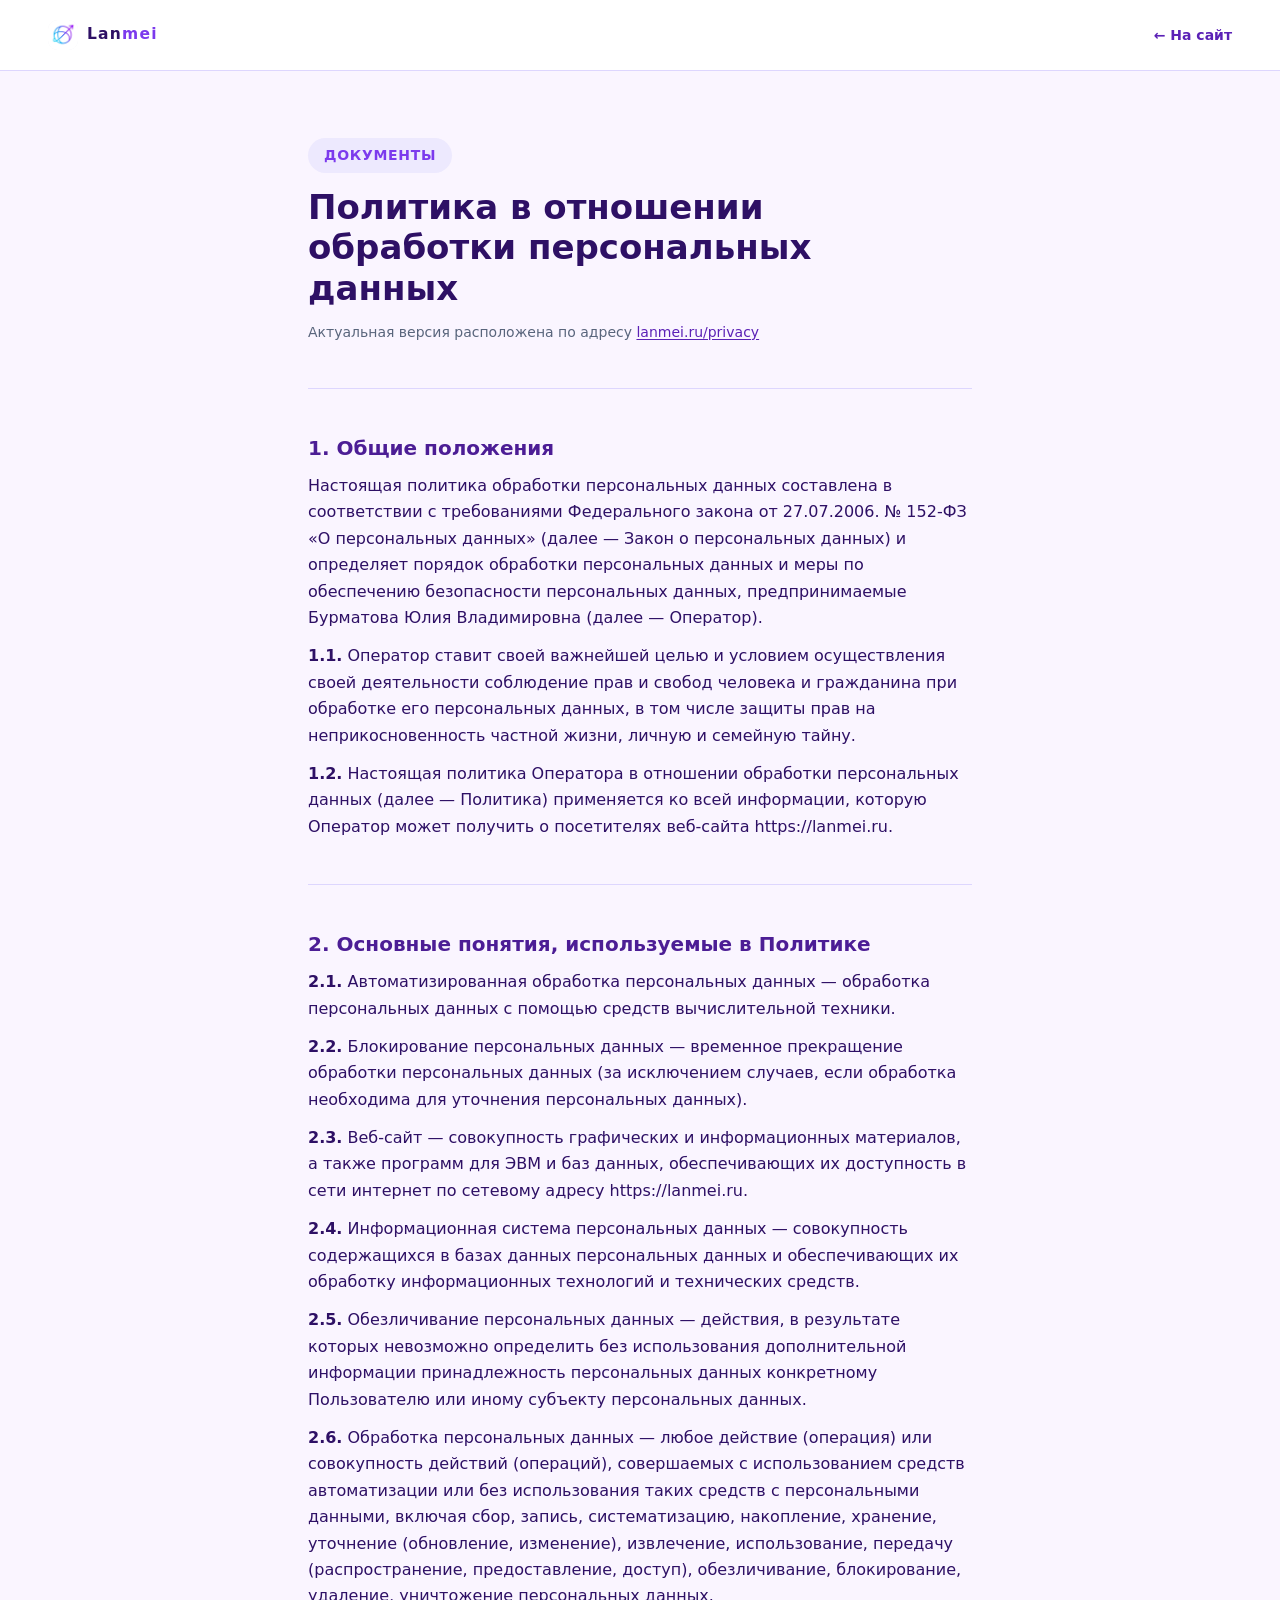
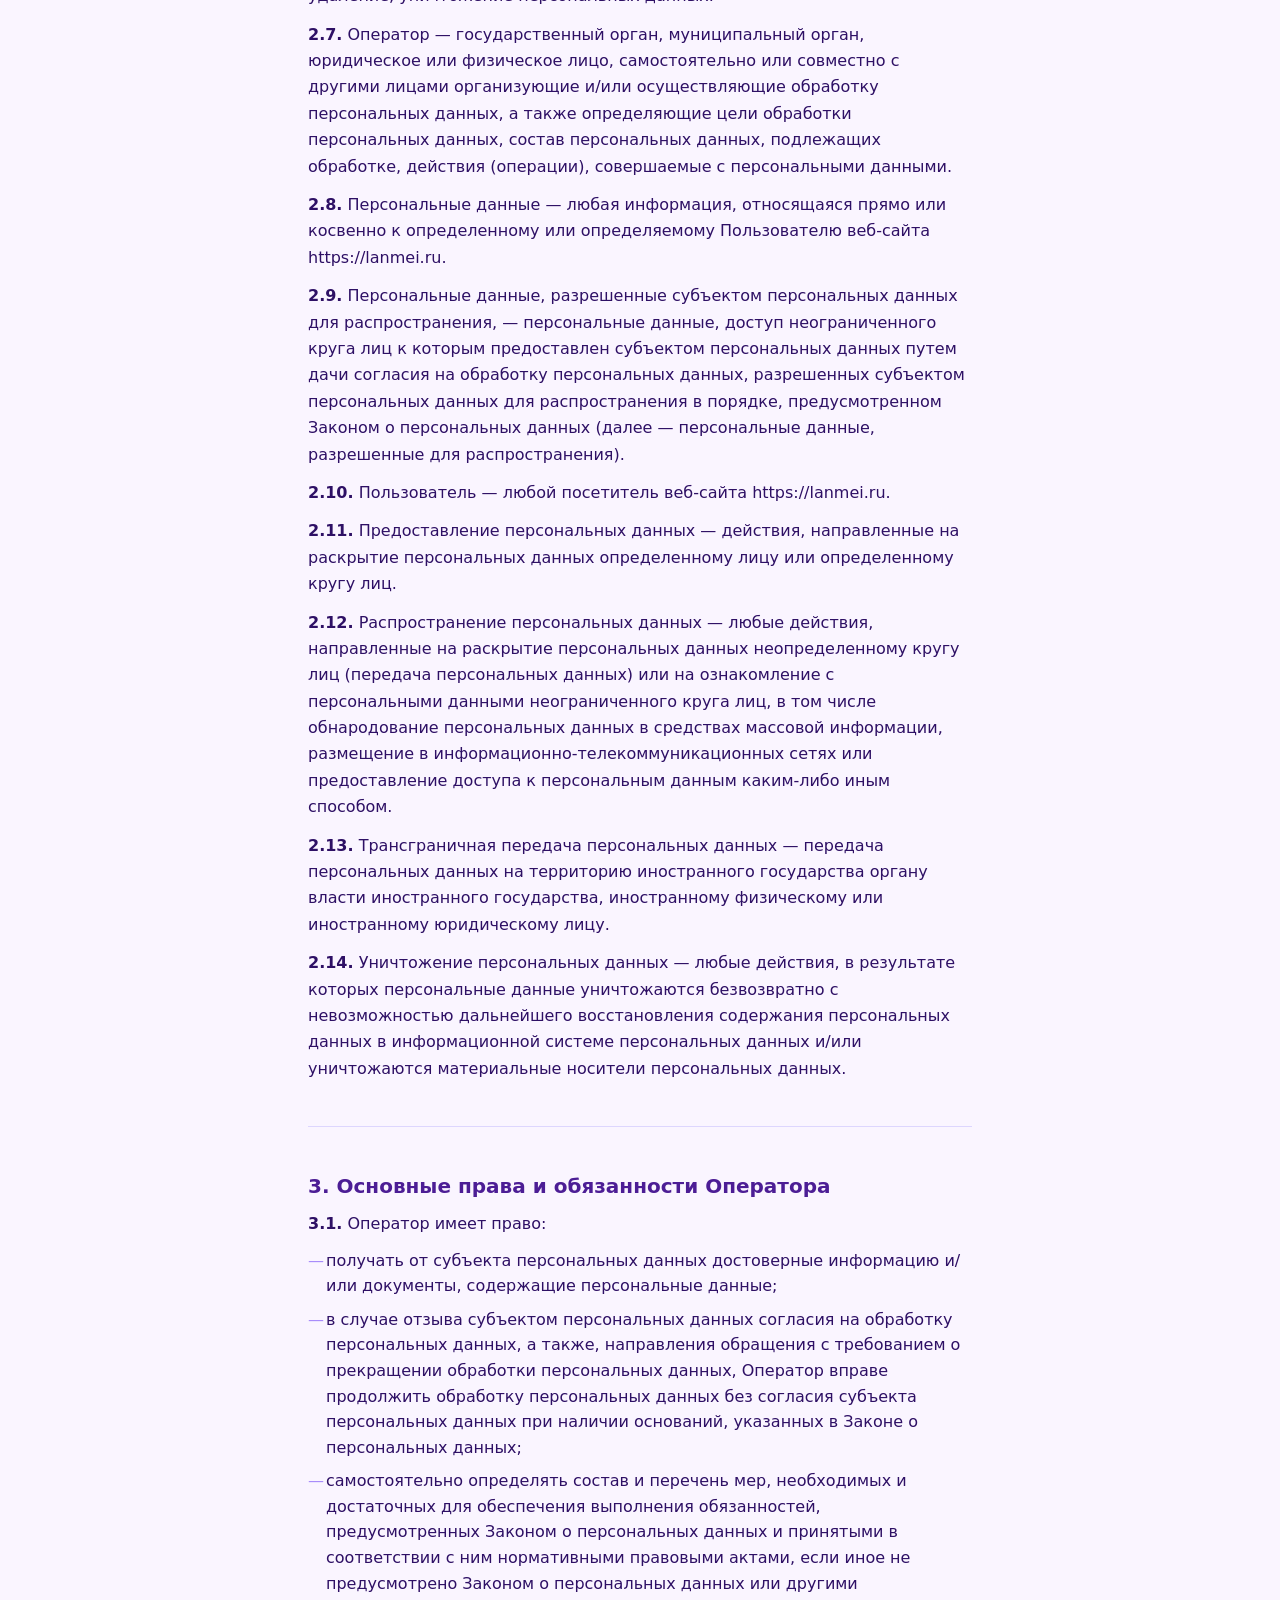
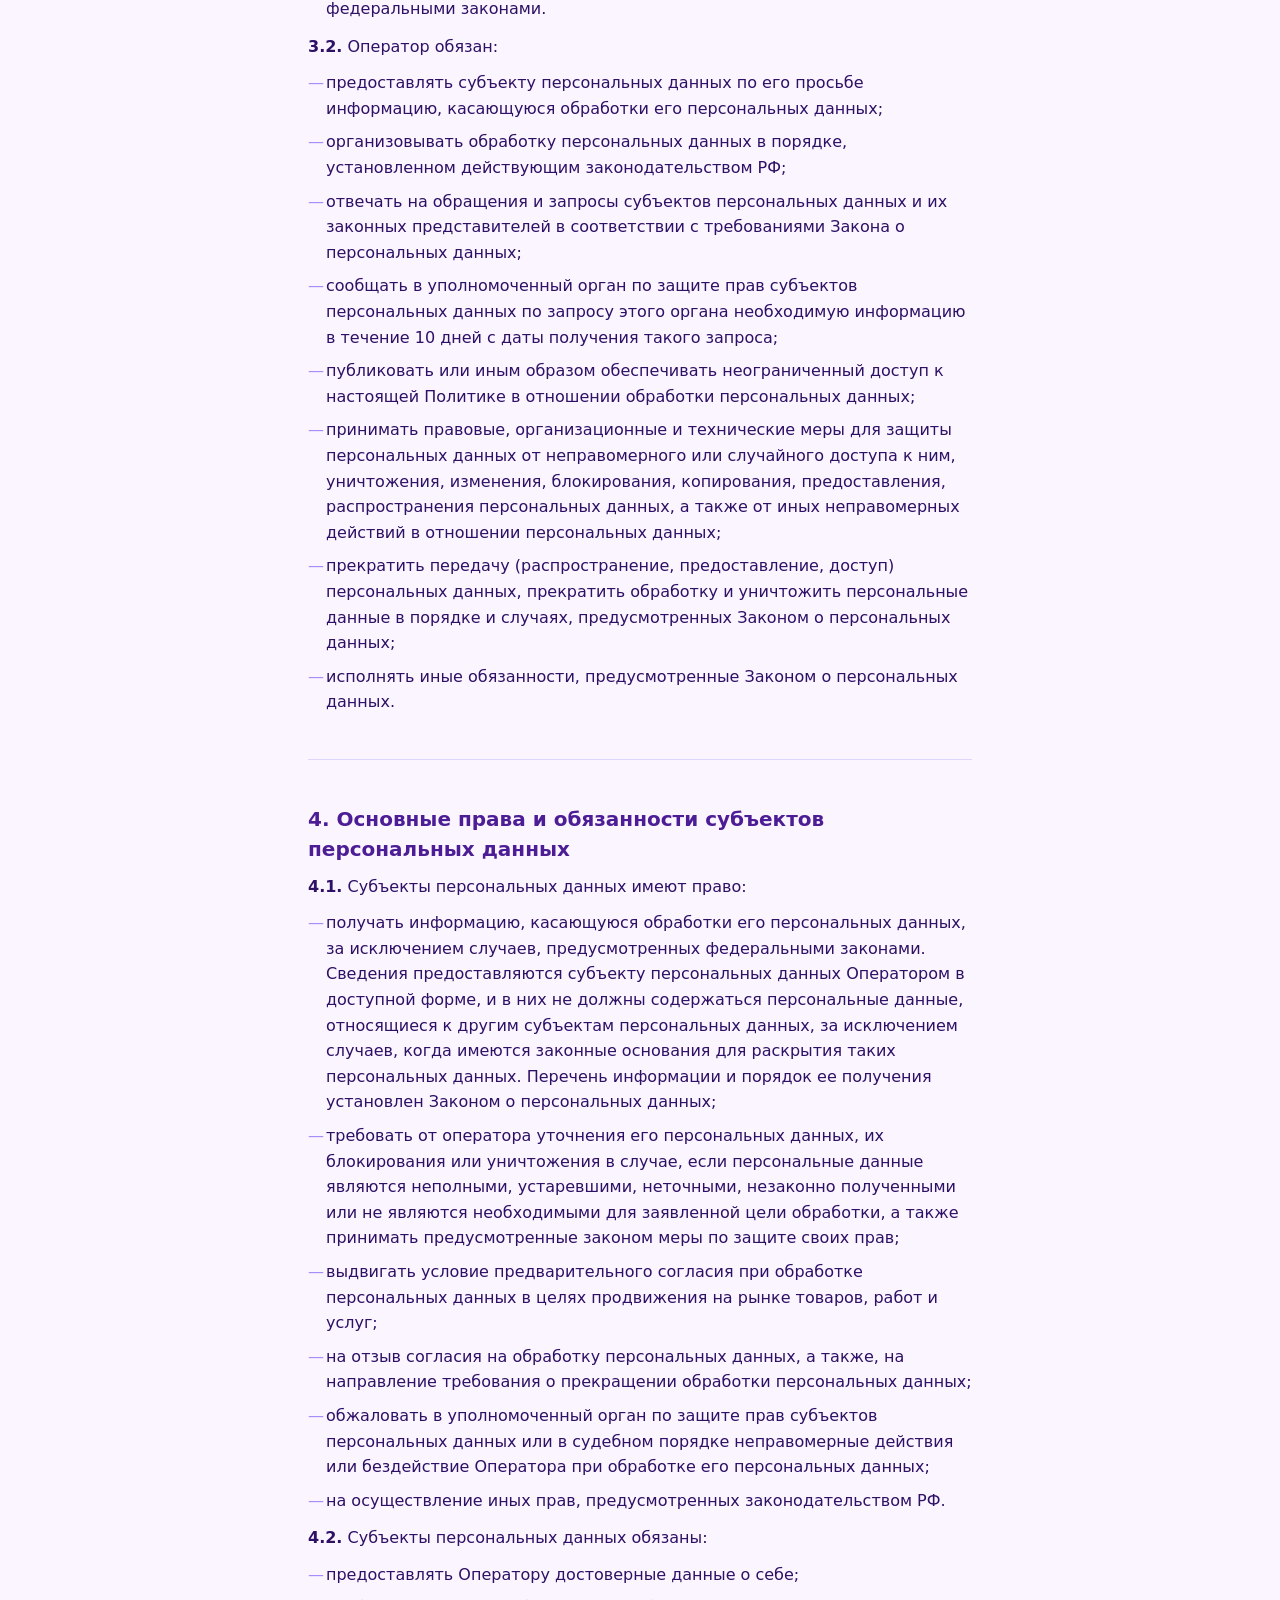
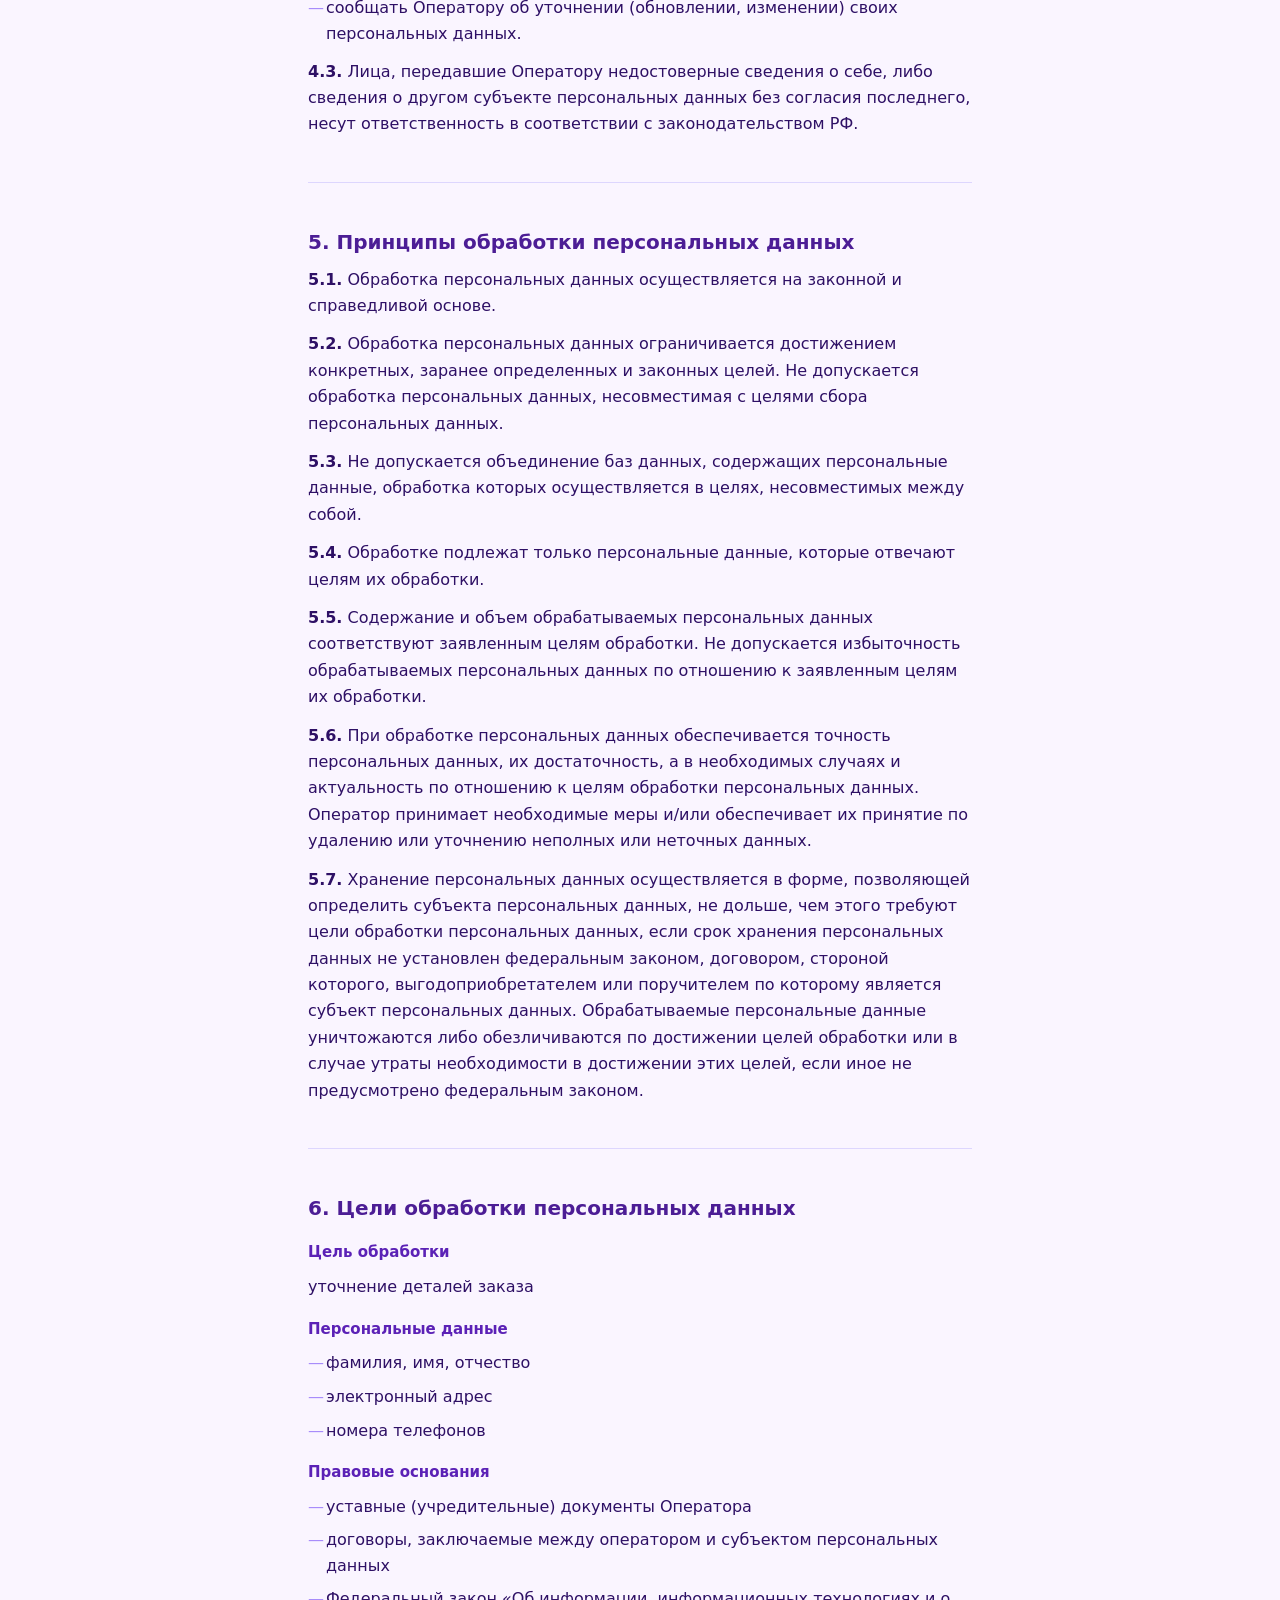
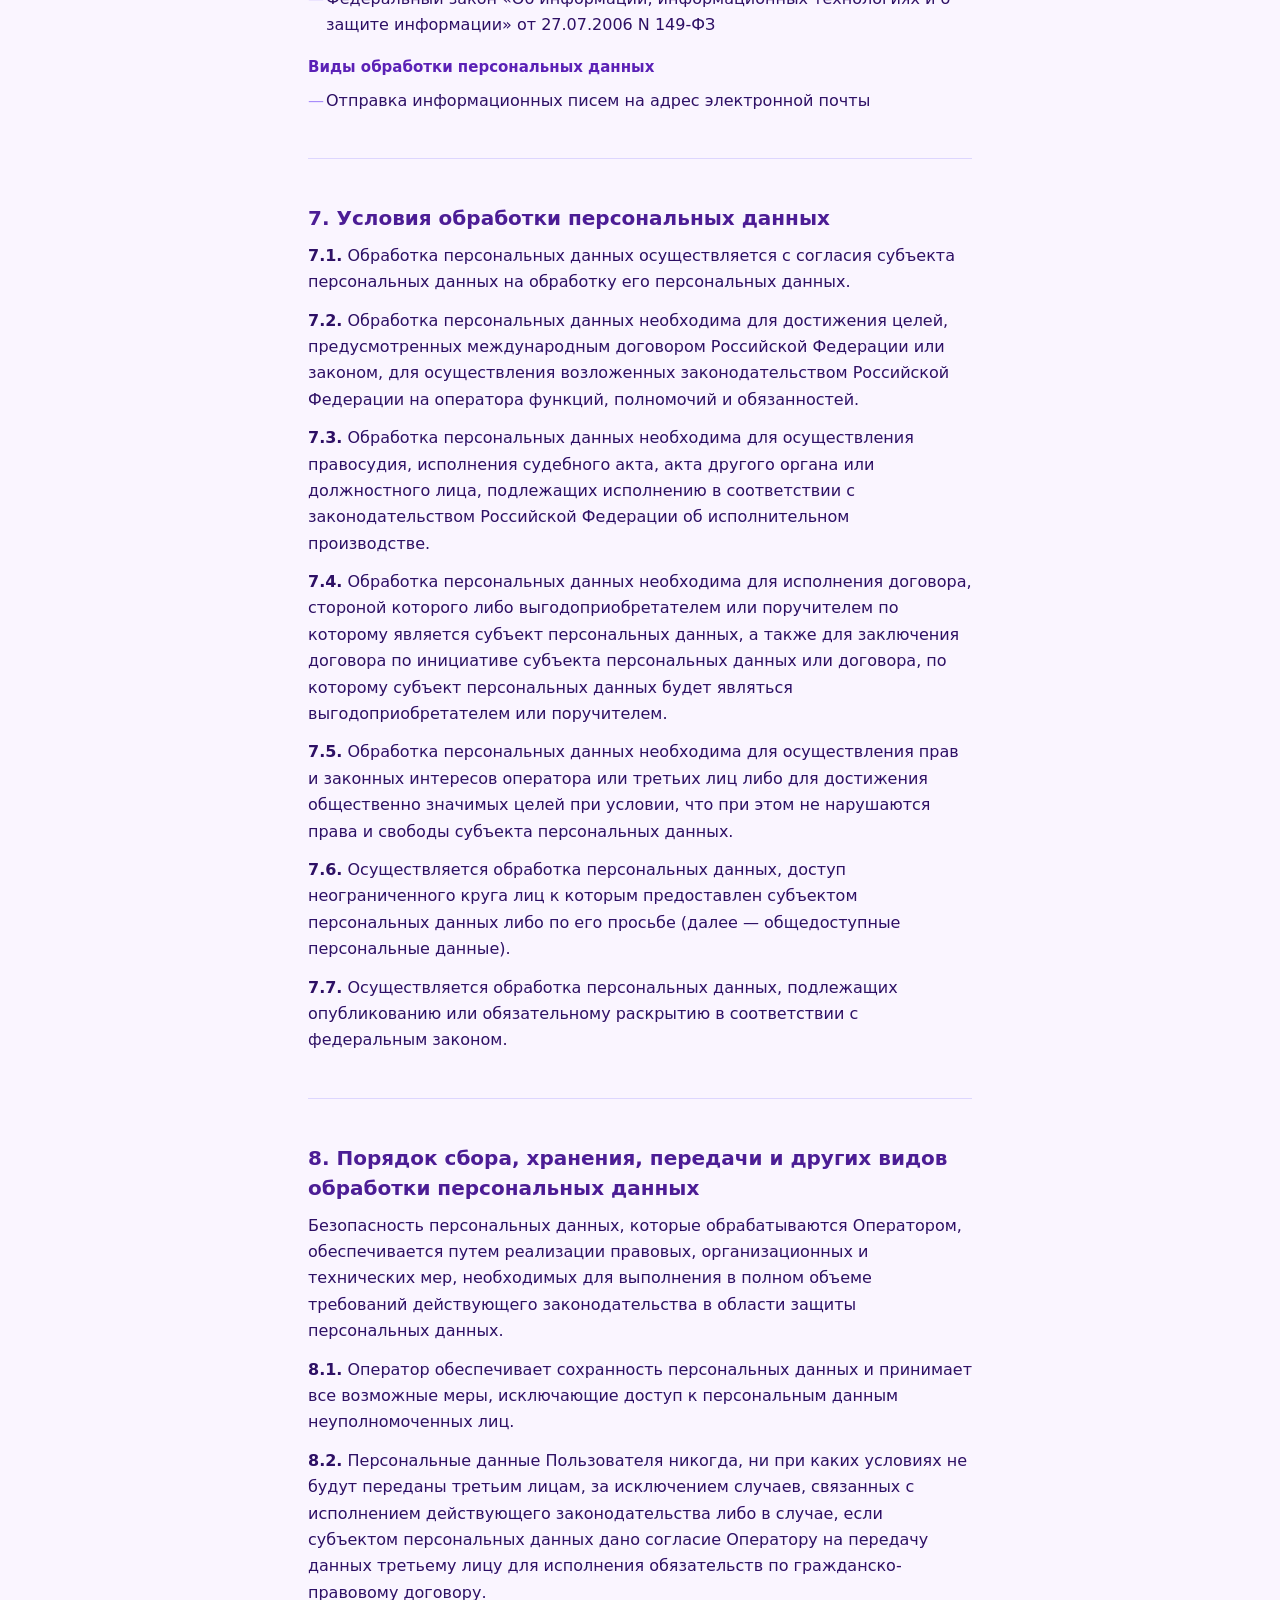
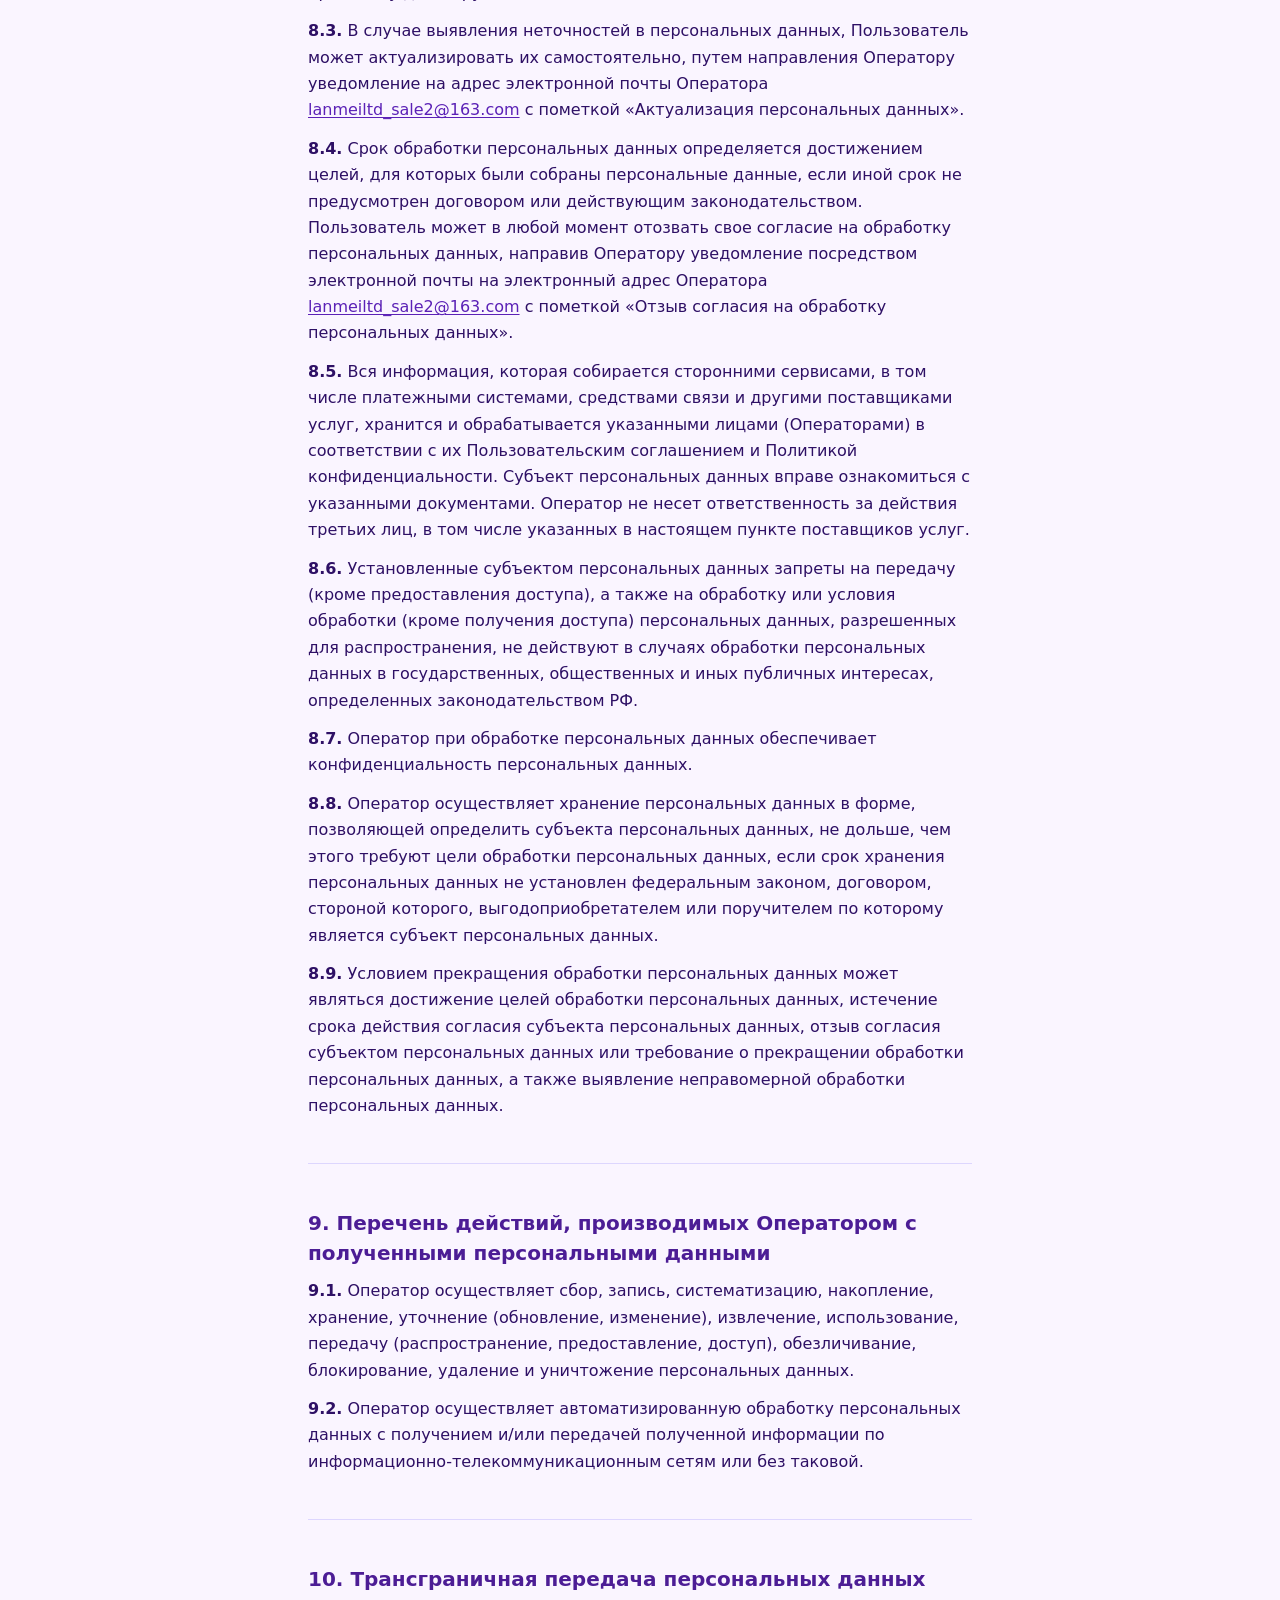
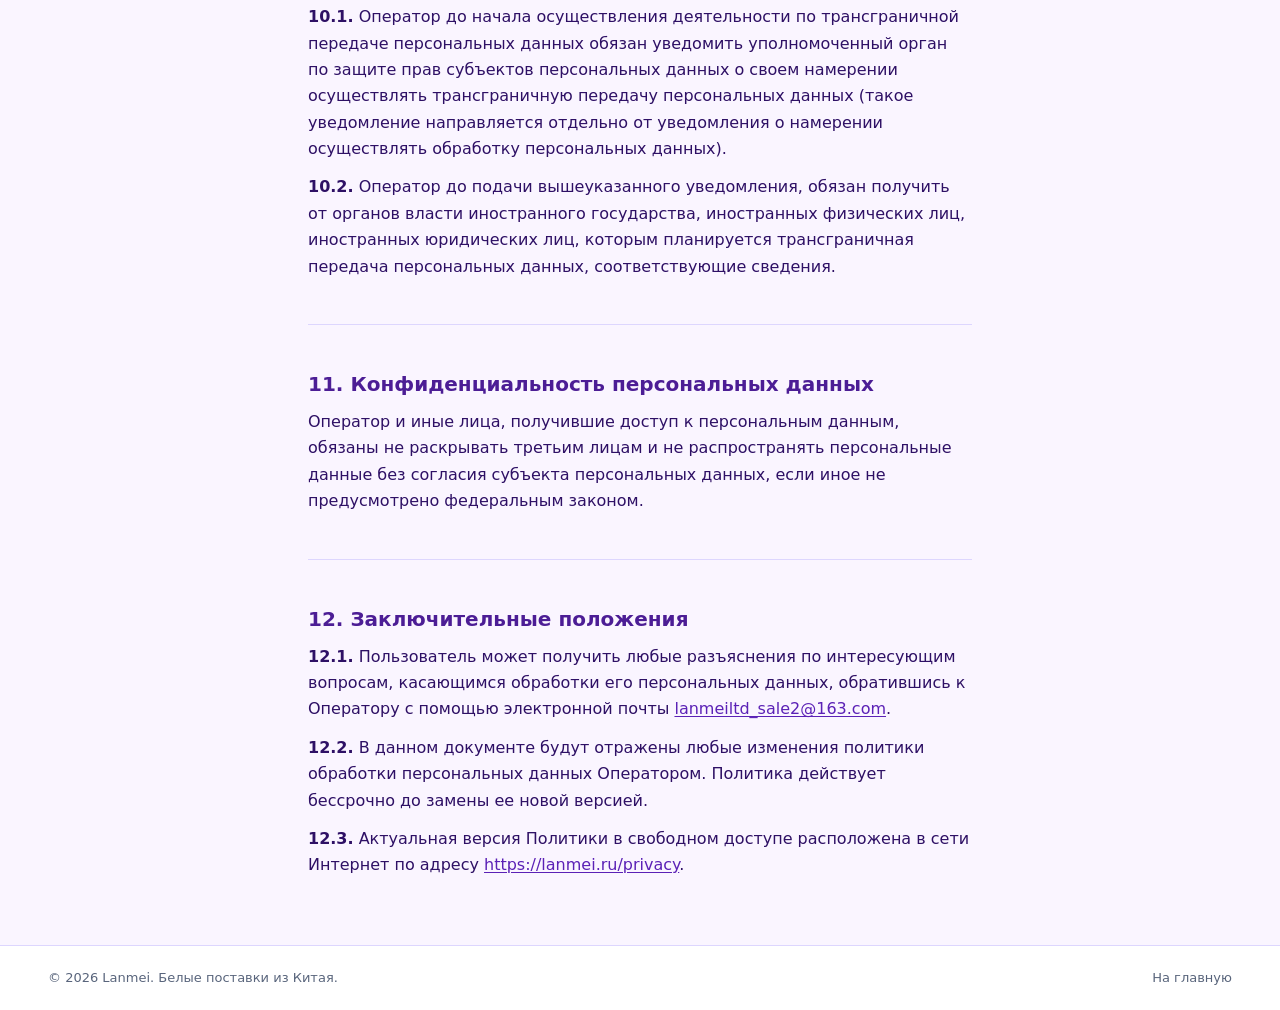
<file: privacy/index.html>
<!DOCTYPE html>
<html lang="ru">
<head>
<meta charset="UTF-8">
<meta name="viewport" content="width=device-width, initial-scale=1">
<!-- Yandex.Metrika counter — стоит первым после кодировки и viewport: чем раньше загрузился,
     тем меньше визитов и целей теряется у тех, кто быстро уходит или сразу жмёт кнопку -->
<link rel="preconnect" href="https://mc.yandex.ru">
<link rel="preload" as="script" href="https://mc.yandex.ru/metrika/tag.js?id=111955901" fetchpriority="high">
<script type="text/javascript">
    (function(m,e,t,r,i,k,a){
        m[i]=m[i]||function(){(m[i].a=m[i].a||[]).push(arguments)};
        m[i].l=1*new Date();
        for (var j = 0; j < document.scripts.length; j++) {if (document.scripts[j].src === r) { return; }}
        k=e.createElement(t),a=e.getElementsByTagName(t)[0],k.async=1,k.src=r,a.parentNode.insertBefore(k,a)
    })(window, document,'script','https://mc.yandex.ru/metrika/tag.js?id=111955901', 'ym');

    window.dataLayer = window.dataLayer || [];
    ym(111955901, 'init', {ssr:true, webvisor:true, clickmap:true, ecommerce:"dataLayer", referrer: document.referrer, url: location.href, accurateTrackBounce:true, trackLinks:true});
</script>
<!-- /Yandex.Metrika counter -->
<title>Политика обработки персональных данных — Lanmei</title>
<meta name="description" content="Политика Lanmei в отношении обработки персональных данных пользователей сайта, в соответствии с 152-ФЗ «О персональных данных».">
<meta name="robots" content="index, follow">
<link rel="canonical" href="https://lanmei.ru/privacy/">
<link rel="stylesheet" href="../css/style.css?v=59">
<link rel="icon" href="../favicon.ico" sizes="any">
<link rel="icon" type="image/png" sizes="32x32" href="../favicon-32.png">
<link rel="icon" type="image/png" sizes="192x192" href="../favicon-192.png">
<link rel="apple-touch-icon" sizes="180x180" href="../apple-touch-icon.png">
<!-- Google tag (gtag.js) -->
<script async src="https://www.googletagmanager.com/gtag/js?id=G-Z4LTW009FB"></script>
<script>
  window.dataLayer = window.dataLayer || [];
  function gtag(){dataLayer.push(arguments);}
  gtag('js', new Date());

  gtag('config', 'G-Z4LTW009FB');
</script>
</head>
<body>
<noscript><div><img src="https://mc.yandex.ru/watch/111955901" style="position:absolute; left:-9999px;" alt="" /></div></noscript>

<header class="legal-header">
  <div class="container legal-header__inner">
    <a href="../" class="logo" aria-label="Lanmei — на главную">
      <img class="logo__mark" src="../photos/logo.jpg" alt="" width="38" height="38">
      <span class="logo__text"><span class="logo__name">Lan<b>mei</b></span></span>
    </a>
    <a href="../" class="legal-header__back">← На сайт</a>
  </div>
</header>

<main class="legal">
  <div class="container legal__inner">
    <span class="tag">Документы</span>
    <h1>Политика в отношении обработки персональных данных</h1>
    <p class="legal__updated">Актуальная версия расположена по адресу <a href="https://lanmei.ru/privacy">lanmei.ru/privacy</a></p>

    <section>
      <h2>1. Общие положения</h2>
      <p>Настоящая политика обработки персональных данных составлена в соответствии с требованиями Федерального закона от 27.07.2006. № 152-ФЗ «О персональных данных» (далее — Закон о персональных данных) и определяет порядок обработки персональных данных и меры по обеспечению безопасности персональных данных, предпринимаемые Бурматова Юлия Владимировна (далее — Оператор).</p>
      <p><b>1.1.</b> Оператор ставит своей важнейшей целью и условием осуществления своей деятельности соблюдение прав и свобод человека и гражданина при обработке его персональных данных, в том числе защиты прав на неприкосновенность частной жизни, личную и семейную тайну.</p>
      <p><b>1.2.</b> Настоящая политика Оператора в отношении обработки персональных данных (далее — Политика) применяется ко всей информации, которую Оператор может получить о посетителях веб-сайта https://lanmei.ru.</p>
    </section>

    <section>
      <h2>2. Основные понятия, используемые в Политике</h2>
      <p><b>2.1.</b> Автоматизированная обработка персональных данных — обработка персональных данных с помощью средств вычислительной техники.</p>
      <p><b>2.2.</b> Блокирование персональных данных — временное прекращение обработки персональных данных (за исключением случаев, если обработка необходима для уточнения персональных данных).</p>
      <p><b>2.3.</b> Веб-сайт — совокупность графических и информационных материалов, а также программ для ЭВМ и баз данных, обеспечивающих их доступность в сети интернет по сетевому адресу https://lanmei.ru.</p>
      <p><b>2.4.</b> Информационная система персональных данных — совокупность содержащихся в базах данных персональных данных и обеспечивающих их обработку информационных технологий и технических средств.</p>
      <p><b>2.5.</b> Обезличивание персональных данных — действия, в результате которых невозможно определить без использования дополнительной информации принадлежность персональных данных конкретному Пользователю или иному субъекту персональных данных.</p>
      <p><b>2.6.</b> Обработка персональных данных — любое действие (операция) или совокупность действий (операций), совершаемых с использованием средств автоматизации или без использования таких средств с персональными данными, включая сбор, запись, систематизацию, накопление, хранение, уточнение (обновление, изменение), извлечение, использование, передачу (распространение, предоставление, доступ), обезличивание, блокирование, удаление, уничтожение персональных данных.</p>
      <p><b>2.7.</b> Оператор — государственный орган, муниципальный орган, юридическое или физическое лицо, самостоятельно или совместно с другими лицами организующие и/или осуществляющие обработку персональных данных, а также определяющие цели обработки персональных данных, состав персональных данных, подлежащих обработке, действия (операции), совершаемые с персональными данными.</p>
      <p><b>2.8.</b> Персональные данные — любая информация, относящаяся прямо или косвенно к определенному или определяемому Пользователю веб-сайта https://lanmei.ru.</p>
      <p><b>2.9.</b> Персональные данные, разрешенные субъектом персональных данных для распространения, — персональные данные, доступ неограниченного круга лиц к которым предоставлен субъектом персональных данных путем дачи согласия на обработку персональных данных, разрешенных субъектом персональных данных для распространения в порядке, предусмотренном Законом о персональных данных (далее — персональные данные, разрешенные для распространения).</p>
      <p><b>2.10.</b> Пользователь — любой посетитель веб-сайта https://lanmei.ru.</p>
      <p><b>2.11.</b> Предоставление персональных данных — действия, направленные на раскрытие персональных данных определенному лицу или определенному кругу лиц.</p>
      <p><b>2.12.</b> Распространение персональных данных — любые действия, направленные на раскрытие персональных данных неопределенному кругу лиц (передача персональных данных) или на ознакомление с персональными данными неограниченного круга лиц, в том числе обнародование персональных данных в средствах массовой информации, размещение в информационно-телекоммуникационных сетях или предоставление доступа к персональным данным каким-либо иным способом.</p>
      <p><b>2.13.</b> Трансграничная передача персональных данных — передача персональных данных на территорию иностранного государства органу власти иностранного государства, иностранному физическому или иностранному юридическому лицу.</p>
      <p><b>2.14.</b> Уничтожение персональных данных — любые действия, в результате которых персональные данные уничтожаются безвозвратно с невозможностью дальнейшего восстановления содержания персональных данных в информационной системе персональных данных и/или уничтожаются материальные носители персональных данных.</p>
    </section>

    <section>
      <h2>3. Основные права и обязанности Оператора</h2>
      <p><b>3.1.</b> Оператор имеет право:</p>
      <ul>
        <li>получать от субъекта персональных данных достоверные информацию и/или документы, содержащие персональные данные;</li>
        <li>в случае отзыва субъектом персональных данных согласия на обработку персональных данных, а также, направления обращения с требованием о прекращении обработки персональных данных, Оператор вправе продолжить обработку персональных данных без согласия субъекта персональных данных при наличии оснований, указанных в Законе о персональных данных;</li>
        <li>самостоятельно определять состав и перечень мер, необходимых и достаточных для обеспечения выполнения обязанностей, предусмотренных Законом о персональных данных и принятыми в соответствии с ним нормативными правовыми актами, если иное не предусмотрено Законом о персональных данных или другими федеральными законами.</li>
      </ul>
      <p><b>3.2.</b> Оператор обязан:</p>
      <ul>
        <li>предоставлять субъекту персональных данных по его просьбе информацию, касающуюся обработки его персональных данных;</li>
        <li>организовывать обработку персональных данных в порядке, установленном действующим законодательством РФ;</li>
        <li>отвечать на обращения и запросы субъектов персональных данных и их законных представителей в соответствии с требованиями Закона о персональных данных;</li>
        <li>сообщать в уполномоченный орган по защите прав субъектов персональных данных по запросу этого органа необходимую информацию в течение 10 дней с даты получения такого запроса;</li>
        <li>публиковать или иным образом обеспечивать неограниченный доступ к настоящей Политике в отношении обработки персональных данных;</li>
        <li>принимать правовые, организационные и технические меры для защиты персональных данных от неправомерного или случайного доступа к ним, уничтожения, изменения, блокирования, копирования, предоставления, распространения персональных данных, а также от иных неправомерных действий в отношении персональных данных;</li>
        <li>прекратить передачу (распространение, предоставление, доступ) персональных данных, прекратить обработку и уничтожить персональные данные в порядке и случаях, предусмотренных Законом о персональных данных;</li>
        <li>исполнять иные обязанности, предусмотренные Законом о персональных данных.</li>
      </ul>
    </section>

    <section>
      <h2>4. Основные права и обязанности субъектов персональных данных</h2>
      <p><b>4.1.</b> Субъекты персональных данных имеют право:</p>
      <ul>
        <li>получать информацию, касающуюся обработки его персональных данных, за исключением случаев, предусмотренных федеральными законами. Сведения предоставляются субъекту персональных данных Оператором в доступной форме, и в них не должны содержаться персональные данные, относящиеся к другим субъектам персональных данных, за исключением случаев, когда имеются законные основания для раскрытия таких персональных данных. Перечень информации и порядок ее получения установлен Законом о персональных данных;</li>
        <li>требовать от оператора уточнения его персональных данных, их блокирования или уничтожения в случае, если персональные данные являются неполными, устаревшими, неточными, незаконно полученными или не являются необходимыми для заявленной цели обработки, а также принимать предусмотренные законом меры по защите своих прав;</li>
        <li>выдвигать условие предварительного согласия при обработке персональных данных в целях продвижения на рынке товаров, работ и услуг;</li>
        <li>на отзыв согласия на обработку персональных данных, а также, на направление требования о прекращении обработки персональных данных;</li>
        <li>обжаловать в уполномоченный орган по защите прав субъектов персональных данных или в судебном порядке неправомерные действия или бездействие Оператора при обработке его персональных данных;</li>
        <li>на осуществление иных прав, предусмотренных законодательством РФ.</li>
      </ul>
      <p><b>4.2.</b> Субъекты персональных данных обязаны:</p>
      <ul>
        <li>предоставлять Оператору достоверные данные о себе;</li>
        <li>сообщать Оператору об уточнении (обновлении, изменении) своих персональных данных.</li>
      </ul>
      <p><b>4.3.</b> Лица, передавшие Оператору недостоверные сведения о себе, либо сведения о другом субъекте персональных данных без согласия последнего, несут ответственность в соответствии с законодательством РФ.</p>
    </section>

    <section>
      <h2>5. Принципы обработки персональных данных</h2>
      <p><b>5.1.</b> Обработка персональных данных осуществляется на законной и справедливой основе.</p>
      <p><b>5.2.</b> Обработка персональных данных ограничивается достижением конкретных, заранее определенных и законных целей. Не допускается обработка персональных данных, несовместимая с целями сбора персональных данных.</p>
      <p><b>5.3.</b> Не допускается объединение баз данных, содержащих персональные данные, обработка которых осуществляется в целях, несовместимых между собой.</p>
      <p><b>5.4.</b> Обработке подлежат только персональные данные, которые отвечают целям их обработки.</p>
      <p><b>5.5.</b> Содержание и объем обрабатываемых персональных данных соответствуют заявленным целям обработки. Не допускается избыточность обрабатываемых персональных данных по отношению к заявленным целям их обработки.</p>
      <p><b>5.6.</b> При обработке персональных данных обеспечивается точность персональных данных, их достаточность, а в необходимых случаях и актуальность по отношению к целям обработки персональных данных. Оператор принимает необходимые меры и/или обеспечивает их принятие по удалению или уточнению неполных или неточных данных.</p>
      <p><b>5.7.</b> Хранение персональных данных осуществляется в форме, позволяющей определить субъекта персональных данных, не дольше, чем этого требуют цели обработки персональных данных, если срок хранения персональных данных не установлен федеральным законом, договором, стороной которого, выгодоприобретателем или поручителем по которому является субъект персональных данных. Обрабатываемые персональные данные уничтожаются либо обезличиваются по достижении целей обработки или в случае утраты необходимости в достижении этих целей, если иное не предусмотрено федеральным законом.</p>
    </section>

    <section>
      <h2>6. Цели обработки персональных данных</h2>
      <h4>Цель обработки</h4>
      <p>уточнение деталей заказа</p>
      <h4>Персональные данные</h4>
      <ul>
        <li>фамилия, имя, отчество</li>
        <li>электронный адрес</li>
        <li>номера телефонов</li>
      </ul>
      <h4>Правовые основания</h4>
      <ul>
        <li>уставные (учредительные) документы Оператора</li>
        <li>договоры, заключаемые между оператором и субъектом персональных данных</li>
        <li>Федеральный закон «Об информации, информационных технологиях и о защите информации» от 27.07.2006 N 149-ФЗ</li>
      </ul>
      <h4>Виды обработки персональных данных</h4>
      <ul>
        <li>Отправка информационных писем на адрес электронной почты</li>
      </ul>
    </section>

    <section>
      <h2>7. Условия обработки персональных данных</h2>
      <p><b>7.1.</b> Обработка персональных данных осуществляется с согласия субъекта персональных данных на обработку его персональных данных.</p>
      <p><b>7.2.</b> Обработка персональных данных необходима для достижения целей, предусмотренных международным договором Российской Федерации или законом, для осуществления возложенных законодательством Российской Федерации на оператора функций, полномочий и обязанностей.</p>
      <p><b>7.3.</b> Обработка персональных данных необходима для осуществления правосудия, исполнения судебного акта, акта другого органа или должностного лица, подлежащих исполнению в соответствии с законодательством Российской Федерации об исполнительном производстве.</p>
      <p><b>7.4.</b> Обработка персональных данных необходима для исполнения договора, стороной которого либо выгодоприобретателем или поручителем по которому является субъект персональных данных, а также для заключения договора по инициативе субъекта персональных данных или договора, по которому субъект персональных данных будет являться выгодоприобретателем или поручителем.</p>
      <p><b>7.5.</b> Обработка персональных данных необходима для осуществления прав и законных интересов оператора или третьих лиц либо для достижения общественно значимых целей при условии, что при этом не нарушаются права и свободы субъекта персональных данных.</p>
      <p><b>7.6.</b> Осуществляется обработка персональных данных, доступ неограниченного круга лиц к которым предоставлен субъектом персональных данных либо по его просьбе (далее — общедоступные персональные данные).</p>
      <p><b>7.7.</b> Осуществляется обработка персональных данных, подлежащих опубликованию или обязательному раскрытию в соответствии с федеральным законом.</p>
    </section>

    <section>
      <h2>8. Порядок сбора, хранения, передачи и других видов обработки персональных данных</h2>
      <p>Безопасность персональных данных, которые обрабатываются Оператором, обеспечивается путем реализации правовых, организационных и технических мер, необходимых для выполнения в полном объеме требований действующего законодательства в области защиты персональных данных.</p>
      <p><b>8.1.</b> Оператор обеспечивает сохранность персональных данных и принимает все возможные меры, исключающие доступ к персональным данным неуполномоченных лиц.</p>
      <p><b>8.2.</b> Персональные данные Пользователя никогда, ни при каких условиях не будут переданы третьим лицам, за исключением случаев, связанных с исполнением действующего законодательства либо в случае, если субъектом персональных данных дано согласие Оператору на передачу данных третьему лицу для исполнения обязательств по гражданско-правовому договору.</p>
      <p><b>8.3.</b> В случае выявления неточностей в персональных данных, Пользователь может актуализировать их самостоятельно, путем направления Оператору уведомление на адрес электронной почты Оператора <a href="mailto:lanmeiltd_sale2@163.com">lanmeiltd_sale2@163.com</a> с пометкой «Актуализация персональных данных».</p>
      <p><b>8.4.</b> Срок обработки персональных данных определяется достижением целей, для которых были собраны персональные данные, если иной срок не предусмотрен договором или действующим законодательством. Пользователь может в любой момент отозвать свое согласие на обработку персональных данных, направив Оператору уведомление посредством электронной почты на электронный адрес Оператора <a href="mailto:lanmeiltd_sale2@163.com">lanmeiltd_sale2@163.com</a> с пометкой «Отзыв согласия на обработку персональных данных».</p>
      <p><b>8.5.</b> Вся информация, которая собирается сторонними сервисами, в том числе платежными системами, средствами связи и другими поставщиками услуг, хранится и обрабатывается указанными лицами (Операторами) в соответствии с их Пользовательским соглашением и Политикой конфиденциальности. Субъект персональных данных вправе ознакомиться с указанными документами. Оператор не несет ответственность за действия третьих лиц, в том числе указанных в настоящем пункте поставщиков услуг.</p>
      <p><b>8.6.</b> Установленные субъектом персональных данных запреты на передачу (кроме предоставления доступа), а также на обработку или условия обработки (кроме получения доступа) персональных данных, разрешенных для распространения, не действуют в случаях обработки персональных данных в государственных, общественных и иных публичных интересах, определенных законодательством РФ.</p>
      <p><b>8.7.</b> Оператор при обработке персональных данных обеспечивает конфиденциальность персональных данных.</p>
      <p><b>8.8.</b> Оператор осуществляет хранение персональных данных в форме, позволяющей определить субъекта персональных данных, не дольше, чем этого требуют цели обработки персональных данных, если срок хранения персональных данных не установлен федеральным законом, договором, стороной которого, выгодоприобретателем или поручителем по которому является субъект персональных данных.</p>
      <p><b>8.9.</b> Условием прекращения обработки персональных данных может являться достижение целей обработки персональных данных, истечение срока действия согласия субъекта персональных данных, отзыв согласия субъектом персональных данных или требование о прекращении обработки персональных данных, а также выявление неправомерной обработки персональных данных.</p>
    </section>

    <section>
      <h2>9. Перечень действий, производимых Оператором с полученными персональными данными</h2>
      <p><b>9.1.</b> Оператор осуществляет сбор, запись, систематизацию, накопление, хранение, уточнение (обновление, изменение), извлечение, использование, передачу (распространение, предоставление, доступ), обезличивание, блокирование, удаление и уничтожение персональных данных.</p>
      <p><b>9.2.</b> Оператор осуществляет автоматизированную обработку персональных данных с получением и/или передачей полученной информации по информационно-телекоммуникационным сетям или без таковой.</p>
    </section>

    <section>
      <h2>10. Трансграничная передача персональных данных</h2>
      <p><b>10.1.</b> Оператор до начала осуществления деятельности по трансграничной передаче персональных данных обязан уведомить уполномоченный орган по защите прав субъектов персональных данных о своем намерении осуществлять трансграничную передачу персональных данных (такое уведомление направляется отдельно от уведомления о намерении осуществлять обработку персональных данных).</p>
      <p><b>10.2.</b> Оператор до подачи вышеуказанного уведомления, обязан получить от органов власти иностранного государства, иностранных физических лиц, иностранных юридических лиц, которым планируется трансграничная передача персональных данных, соответствующие сведения.</p>
    </section>

    <section>
      <h2>11. Конфиденциальность персональных данных</h2>
      <p>Оператор и иные лица, получившие доступ к персональным данным, обязаны не раскрывать третьим лицам и не распространять персональные данные без согласия субъекта персональных данных, если иное не предусмотрено федеральным законом.</p>
    </section>

    <section>
      <h2>12. Заключительные положения</h2>
      <p><b>12.1.</b> Пользователь может получить любые разъяснения по интересующим вопросам, касающимся обработки его персональных данных, обратившись к Оператору с помощью электронной почты <a href="mailto:lanmeiltd_sale2@163.com">lanmeiltd_sale2@163.com</a>.</p>
      <p><b>12.2.</b> В данном документе будут отражены любые изменения политики обработки персональных данных Оператором. Политика действует бессрочно до замены ее новой версией.</p>
      <p><b>12.3.</b> Актуальная версия Политики в свободном доступе расположена в сети Интернет по адресу <a href="https://lanmei.ru/privacy">https://lanmei.ru/privacy</a>.</p>
    </section>
  </div>
</main>

<footer class="legal-footer">
  <div class="container">
    <span>© 2026 Lanmei. Белые поставки из Китая.</span>
    <a href="../">На главную</a>
  </div>
</footer>

</body>
</html>
</file>
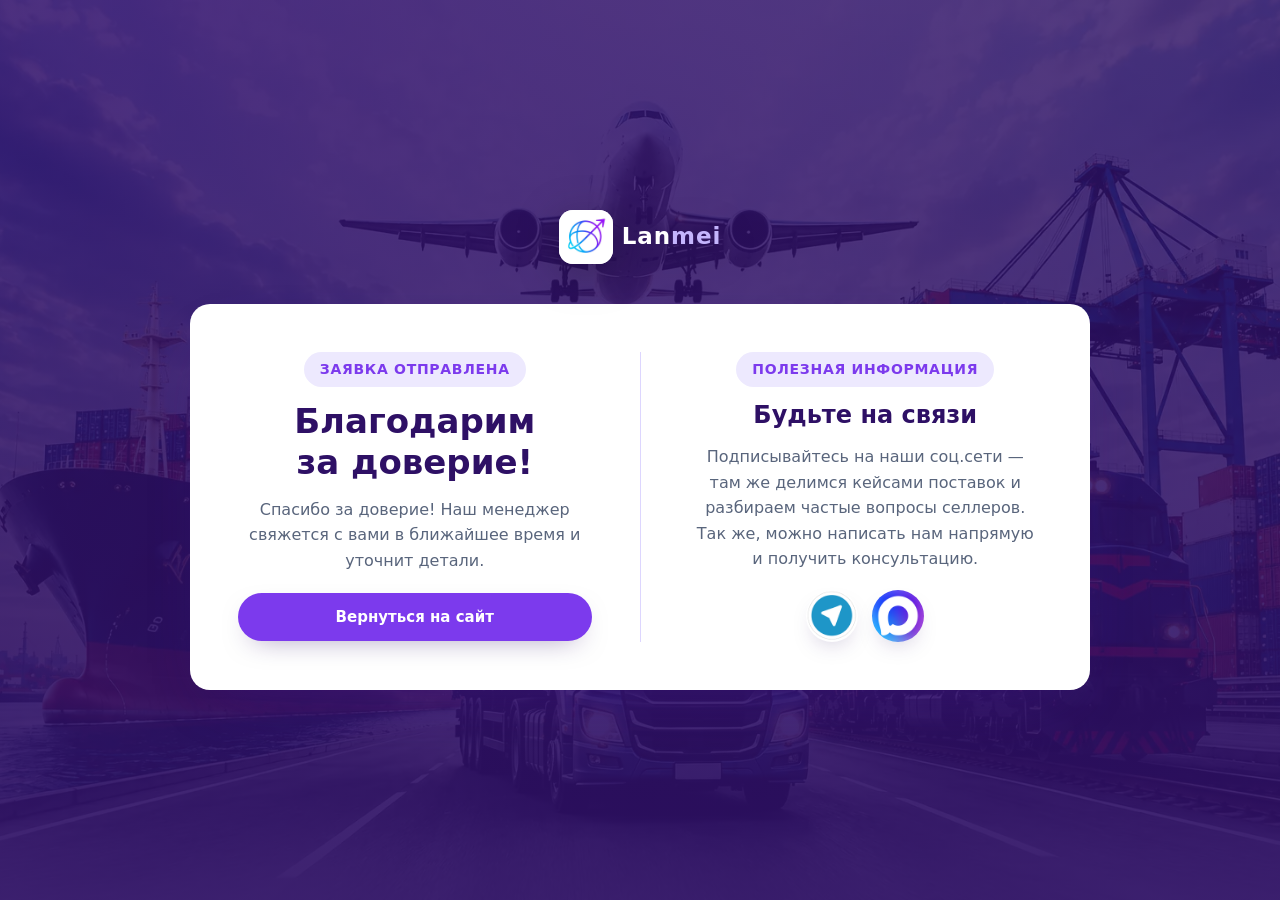
<file: thanks/index.html>
<!DOCTYPE html>
<html lang="ru">
<head>
<meta charset="UTF-8">
<meta name="viewport" content="width=device-width, initial-scale=1">
<!-- Yandex.Metrika counter — стоит первым после кодировки и viewport: чем раньше загрузился,
     тем меньше визитов и целей теряется у тех, кто быстро уходит или сразу жмёт кнопку -->
<link rel="preconnect" href="https://mc.yandex.ru">
<link rel="preload" as="script" href="https://mc.yandex.ru/metrika/tag.js?id=111955901" fetchpriority="high">
<script type="text/javascript">
    (function(m,e,t,r,i,k,a){
        m[i]=m[i]||function(){(m[i].a=m[i].a||[]).push(arguments)};
        m[i].l=1*new Date();
        for (var j = 0; j < document.scripts.length; j++) {if (document.scripts[j].src === r) { return; }}
        k=e.createElement(t),a=e.getElementsByTagName(t)[0],k.async=1,k.src=r,a.parentNode.insertBefore(k,a)
    })(window, document,'script','https://mc.yandex.ru/metrika/tag.js?id=111955901', 'ym');

    window.dataLayer = window.dataLayer || [];
    ym(111955901, 'init', {ssr:true, webvisor:true, clickmap:true, ecommerce:"dataLayer", referrer: document.referrer, url: location.href, accurateTrackBounce:true, trackLinks:true});
</script>
<!-- /Yandex.Metrika counter -->
<title>Спасибо — заявка принята | Lanmei</title>
<meta name="description" content="Заявка на расчёт доставки из Китая принята. Менеджер свяжется с вами в ближайшее время.">
<meta name="robots" content="noindex, nofollow">
<link rel="canonical" href="https://lanmei.ru/thanks/">
<link rel="stylesheet" href="../css/style.css?v=59">
<link rel="icon" href="../favicon.ico" sizes="any">
<link rel="icon" type="image/png" sizes="32x32" href="../favicon-32.png">
<link rel="icon" type="image/png" sizes="192x192" href="../favicon-192.png">
<link rel="apple-touch-icon" sizes="180x180" href="../apple-touch-icon.png">
<!-- Google tag (gtag.js) -->
<script async src="https://www.googletagmanager.com/gtag/js?id=G-Z4LTW009FB"></script>
<script>
  window.dataLayer = window.dataLayer || [];
  function gtag(){dataLayer.push(arguments);}
  gtag('js', new Date());

  gtag('config', 'G-Z4LTW009FB');
</script>
</head>
<body>
<noscript><div><img src="https://mc.yandex.ru/watch/111955901" style="position:absolute; left:-9999px;" alt="" /></div></noscript>

<main class="thanks">
  <div class="thanks__bg">
    <picture>
      <source srcset="../photos/glavnaya.webp" type="image/webp">
      <img src="../photos/glavnaya.jpg" alt="" aria-hidden="true">
    </picture>
    <span class="thanks__bg-fade" aria-hidden="true"></span>
  </div>

  <div class="thanks__inner">
    <a href="../" class="logo logo--light thanks__logo" aria-label="Lanmei — на главную">
      <img class="logo__mark" src="../photos/logo.jpg" alt="" width="38" height="38">
      <span class="logo__text"><span class="logo__name">Lan<b>mei</b></span></span>
    </a>

    <div class="thanks-card">
      <div class="thanks-card__col">
        <span class="tag">Заявка отправлена</span>
        <h1 class="thanks-card__title">Благодарим<br>за доверие!</h1>
        <p class="thanks-card__text">Спасибо за доверие! Наш менеджер свяжется с вами в ближайшее время и уточнит детали.</p>
        <a href="../" class="btn btn--primary btn--block magnetic">Вернуться на сайт</a>
      </div>

      <div class="thanks-card__divider" aria-hidden="true"></div>

      <div class="thanks-card__col">
        <span class="tag">Полезная информация</span>
        <h2 class="thanks-card__title thanks-card__title--sm">Будьте на связи</h2>
        <p class="thanks-card__text">Подписывайтесь на наши соц.сети — там же делимся кейсами поставок и разбираем частые вопросы селлеров. Так же, можно написать нам напрямую и получить консультацию.</p>
        <div class="thanks-social">
          <a href="https://t.me/lanmei_logistics" target="_blank" rel="noopener" class="thanks-social__item" aria-label="Telegram">
            <img src="../photos/icons/telegram.png" alt="" width="40" height="40" loading="lazy" decoding="async">
          </a>
          <a href="https://max.ru/join/C9bF0L3UndVVCUR9lrVMY46AHpph49SPHMWvERbajyk" target="_blank" rel="noopener" class="thanks-social__item" aria-label="MAX">
            <img src="../photos/icons/max.png" alt="" width="40" height="40" loading="lazy" decoding="async">
          </a>
        </div>
      </div>
    </div>
  </div>
</main>

</body>
</html>
</file>
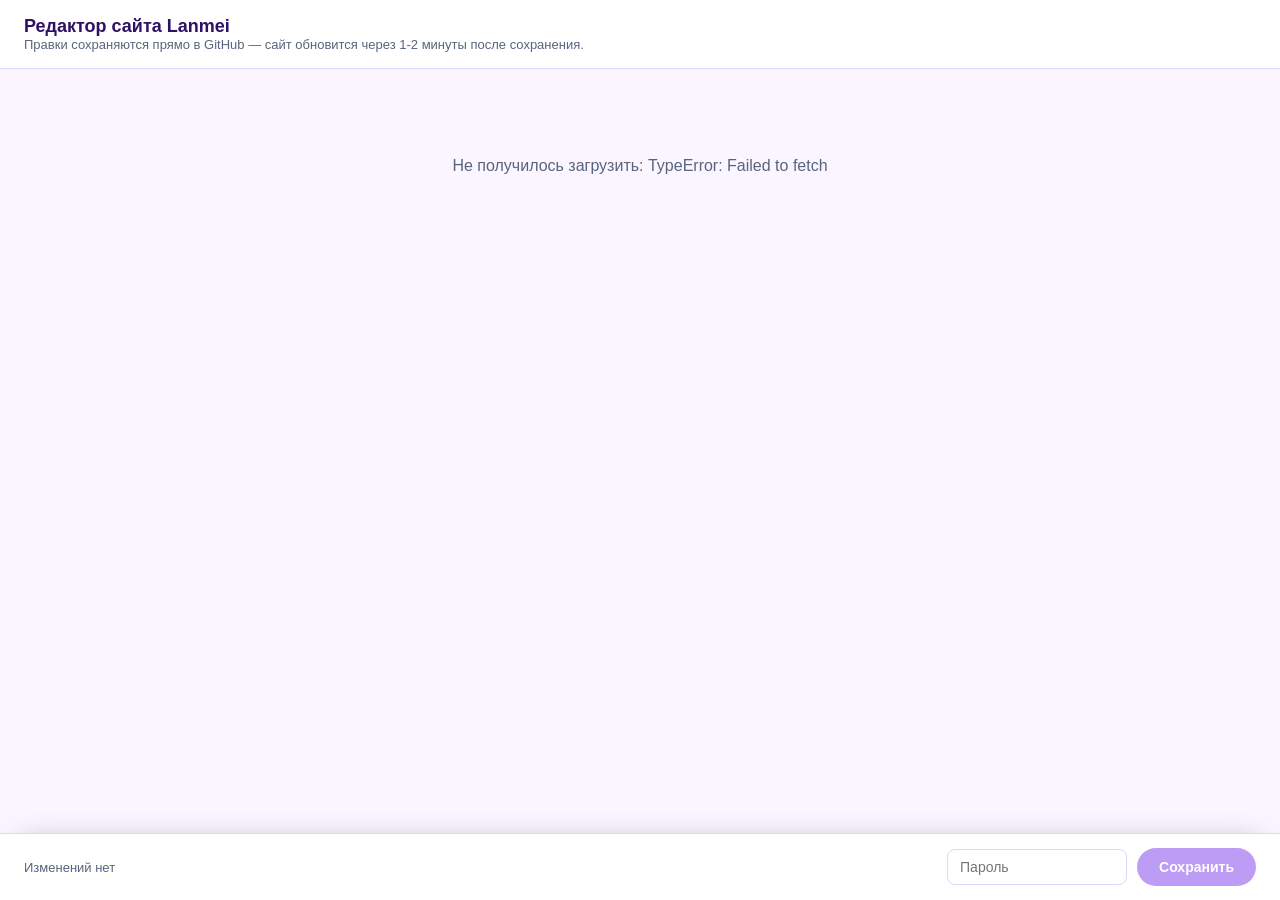
<file: admin.html>
<!DOCTYPE html>
<html lang="ru">
<head>
<meta charset="UTF-8">
<meta name="viewport" content="width=device-width, initial-scale=1">
<title>Lanmei — редактор сайта</title>
<meta name="robots" content="noindex, nofollow">
<style>
  :root{
    --violet-900:#2E1065;--violet-700:#5B21B6;--violet-600:#7C3AED;--violet-200:#DDD6FE;
    --violet-100:#EDE9FE;--lilac-bg:#FAF5FF;--muted:#59657C;--ok:#16A34A;--danger:#DC2626;
  }
  *{box-sizing:border-box}
  body{
    margin:0;font-family:'Nunito Sans',Arial,sans-serif;background:var(--lilac-bg);color:var(--violet-900);
    padding-bottom:120px;
  }
  header{
    position:sticky;top:0;z-index:10;background:#fff;border-bottom:1px solid var(--violet-200);
    padding:16px 24px;display:flex;align-items:center;justify-content:space-between;gap:16px;flex-wrap:wrap;
  }
  header h1{font-size:18px;margin:0;font-weight:700}
  header .sub{font-size:13px;color:var(--muted)}
  main{max-width:760px;margin:0 auto;padding:28px 20px}
  .section-block{background:#fff;border:1px solid var(--violet-200);border-radius:16px;padding:20px 22px;margin-bottom:18px}
  .section-block h2{font-size:15px;margin:0 0 16px;text-transform:uppercase;letter-spacing:.04em;color:var(--violet-700)}
  .field{margin-bottom:14px}
  .field label{display:block;font-size:12.5px;color:var(--muted);margin-bottom:5px;font-family:monospace}
  .field input,.field textarea{
    width:100%;padding:10px 12px;border:1px solid var(--violet-200);border-radius:8px;
    font-family:inherit;font-size:14.5px;color:var(--violet-900);background:#fff;resize:vertical;
  }
  .field input:focus,.field textarea:focus{outline:none;border-color:var(--violet-600);box-shadow:0 0 0 3px rgba(124,58,237,.14)}
  .field.is-dirty input,.field.is-dirty textarea{border-color:#F59E0B;background:#FFFBEB}
  .toolbar{
    position:fixed;bottom:0;left:0;right:0;background:#fff;border-top:1px solid var(--violet-200);
    padding:14px 24px;display:flex;align-items:center;justify-content:space-between;gap:16px;flex-wrap:wrap;
    box-shadow:0 -10px 30px -20px rgba(0,0,0,.3);
  }
  .toolbar input[type=password]{
    padding:9px 12px;border:1px solid var(--violet-200);border-radius:8px;font-size:14px;width:180px;
  }
  button{
    font-family:inherit;font-weight:700;font-size:14px;border:none;border-radius:100px;padding:11px 22px;
    cursor:pointer;background:var(--violet-600);color:#fff;transition:background .2s;
  }
  button:hover{background:var(--violet-700)}
  button:disabled{opacity:.5;cursor:not-allowed}
  .status{font-size:13.5px}
  .status.ok{color:var(--ok)}
  .status.err{color:var(--danger)}
  .loading{padding:60px;text-align:center;color:var(--muted)}
  .changed-count{font-size:13px;color:var(--muted)}
</style>
</head>
<body>

<header>
  <div>
    <h1>Редактор сайта Lanmei</h1>
    <div class="sub">Правки сохраняются прямо в GitHub — сайт обновится через 1-2 минуты после сохранения.</div>
  </div>
</header>

<main id="main">
  <div class="loading">Загружаю текущие тексты сайта…</div>
</main>

<div class="toolbar">
  <span class="changed-count" id="changedCount">Изменений нет</span>
  <div style="display:flex;gap:10px;align-items:center">
    <span class="status" id="status"></span>
    <input type="password" id="password" placeholder="Пароль" autocomplete="current-password">
    <button id="saveBtn" disabled>Сохранить</button>
  </div>
</div>

<script>
(function () {
  'use strict';
  // адрес Worker'а из cloudflare-worker/cms-save.js после деплоя
  const WORKER_URL = 'https://lanmei-cms.funrw1234.workers.dev/';

  const SECTION_LABELS = {
    facts: 'Опорные цифры'
    // сюда добавятся остальные блоки по мере разметки сайта
  };

  const main = document.getElementById('main');
  const saveBtn = document.getElementById('saveBtn');
  const statusEl = document.getElementById('status');
  const changedCountEl = document.getElementById('changedCount');
  const passwordEl = document.getElementById('password');

  const dirty = {}; // id -> новое значение

  const savedPassword = sessionStorage.getItem('lanmei_cms_pwd');
  if (savedPassword) passwordEl.value = savedPassword;

  function groupBySection(fields) {
    const groups = {};
    fields.forEach((f) => {
      const section = f.id.split('.')[0];
      (groups[section] = groups[section] || []).push(f);
    });
    return groups;
  }

  function updateChangedCount() {
    const n = Object.keys(dirty).length;
    changedCountEl.textContent = n ? `Изменено полей: ${n}` : 'Изменений нет';
    saveBtn.disabled = n === 0;
  }

  function render(fields) {
    const groups = groupBySection(fields);
    main.innerHTML = '';
    Object.entries(groups).forEach(([section, items]) => {
      const block = document.createElement('div');
      block.className = 'section-block';
      const h2 = document.createElement('h2');
      h2.textContent = SECTION_LABELS[section] || section;
      block.appendChild(h2);

      items.forEach((item) => {
        const wrap = document.createElement('div');
        wrap.className = 'field';
        wrap.dataset.id = item.id;
        const label = document.createElement('label');
        label.textContent = item.id;
        wrap.appendChild(label);

        // схлопываем переносы строк/отступы из исходника HTML — это просто
        // перенос текста в коде, а не смысловая структура
        const clean = item.text.replace(/\s+/g, ' ').trim();
        const isLong = clean.length > 60;
        const input = document.createElement(isLong ? 'textarea' : 'input');
        if (!isLong) input.type = 'text';
        else input.rows = 3;
        input.value = clean;
        input.addEventListener('input', () => {
          const original = clean;
          if (input.value !== original) {
            dirty[item.id] = input.value;
            wrap.classList.add('is-dirty');
          } else {
            delete dirty[item.id];
            wrap.classList.remove('is-dirty');
          }
          updateChangedCount();
        });
        wrap.appendChild(input);
        block.appendChild(wrap);
      });

      main.appendChild(block);
    });
  }

  async function load() {
    if (WORKER_URL.startsWith('ЗАМЕНИТЕ')) {
      main.innerHTML = '<div class="loading">Панель ещё не подключена к Worker — впишите адрес в admin.html.</div>';
      return;
    }
    try {
      const res = await fetch(WORKER_URL);
      const data = await res.json();
      if (!data.ok) throw new Error(data.error || 'Ошибка загрузки');
      render(data.fields);
    } catch (err) {
      main.innerHTML = '<div class="loading">Не получилось загрузить: ' + String(err) + '</div>';
    }
  }

  saveBtn.addEventListener('click', async () => {
    const password = passwordEl.value;
    if (!password) { statusEl.textContent = 'Введите пароль'; statusEl.className = 'status err'; return; }
    sessionStorage.setItem('lanmei_cms_pwd', password);

    saveBtn.disabled = true;
    statusEl.textContent = 'Сохраняю…';
    statusEl.className = 'status';

    try {
      const res = await fetch(WORKER_URL, {
        method: 'POST',
        headers: { 'Content-Type': 'application/json' },
        body: JSON.stringify({ password, edits: dirty })
      });
      const data = await res.json();
      if (!data.ok) throw new Error(data.error || 'Ошибка сохранения');

      statusEl.textContent = 'Сохранено! Сайт обновится через 1-2 минуты.';
      statusEl.className = 'status ok';
      Object.keys(dirty).forEach((id) => delete dirty[id]);
      document.querySelectorAll('.field.is-dirty').forEach((el) => el.classList.remove('is-dirty'));
      updateChangedCount();
    } catch (err) {
      statusEl.textContent = 'Ошибка: ' + String(err);
      statusEl.className = 'status err';
      saveBtn.disabled = false;
    }
  });

  load();
})();
</script>

</body>
</html>
</file>
<file: css/style.css>
/* =========================================================
   LANMEI — белые поставки из Китая
   Палитра и тайминги по рекомендациям ui-ux-pro-max:
   primary #7C3AED · secondary #A78BFA · bg #FAF5FF · fg #4C1D95 · border #DDD6FE
   интерактив 150–300мс · скролл-ревилы 400–600мс power2.out · стаггер back.out(1.4)
   ========================================================= */
:root{
  --violet-900:#2E1065;
  --violet-800:#4C1D95;
  --violet-700:#5B21B6;
  --violet-600:#7C3AED;
  --violet-500:#8B5CF6;
  --violet-400:#A78BFA;
  --violet-300:#C4B5FD;
  --violet-200:#DDD6FE;
  --violet-100:#EDE9FE;
  --lilac-bg:#FAF5FF;

  --ink:#2E1065;
  --muted:#59657C;   /* #64748B давал 4.43:1 на #FAF5FF — ниже порога 4.5 */
  --danger:#DC2626;
  --ok:#16A34A;
  --warn:#B45309;

  --radius:20px;
  --radius-sm:14px;
  --shadow-soft:0 18px 48px -24px rgba(76,29,149,.28);
  --shadow-card:0 24px 60px -30px rgba(76,29,149,.4);

  --ease:cubic-bezier(.22,1,.36,1);
  --ease-back:cubic-bezier(.34,1.56,.64,1);
  --ease-out2:cubic-bezier(.22,.61,.36,1);
  --t-fast:.2s;
  --t-hover:.25s;
  --container:1280px;

  /* Резиновая шкала: всё тянется между 360px и 1440px без скачков на брейкпоинтах.
     Ни одного фиксированного px в типографике и вертикальных отступах. */
  --step--1:clamp(12.5px, 0.75vw + 10px, 14px);
  --step-0: clamp(15px,  0.45vw + 13.4px, 17px);
  --step-1: clamp(17px,  0.7vw + 15px,   20px);
  --step-2: clamp(19px,  1vw + 16px,     24px);
  --step-3: clamp(23px,  1.9vw + 17px,   34px);
  --step-4: clamp(29px,  3.6vw + 16px,   56px);
  --step-5: clamp(38px,  6.4vw + 14px,   92px);

  --gap:clamp(14px, 1.4vw, 20px);
  --pad-x:clamp(18px, 4vw, 48px);
  --pad-y:clamp(46px, 5.2vw, 84px);   /* было до 130px — разрывы между блоками съели ритм */

  /* угол среза секций — фирменный приём референса */
  --chamfer:clamp(26px, 5vw, 74px);
}

*,*::before,*::after{box-sizing:border-box}
html{scroll-behavior:smooth}
body{
  margin:0;
  font-family:'Nunito Sans',system-ui,-apple-system,'Segoe UI',sans-serif;
  font-size:16px;line-height:1.5;
  color:var(--ink);background:var(--lilac-bg);
  -webkit-font-smoothing:antialiased;overflow-x:hidden;
}
h1,h2,h3,h4,h5,.logo,.btn,.fact__num,.cnum b,.grt b{font-family:'Rubik',system-ui,sans-serif}
img,svg{display:block;max-width:100%}
a{color:inherit;text-decoration:none}
button,input,select,textarea{font:inherit;color:inherit}
h1,h2,h3,h4,h5,p{margin:0}
ul{margin:0;padding:0;list-style:none}
table{border-collapse:collapse;width:100%}

:focus-visible{outline:3px solid var(--violet-600);outline-offset:3px;border-radius:6px}
.brief :focus-visible,.footer :focus-visible{outline-color:#fff}
a,button,select{cursor:pointer}
.visually-hidden{position:absolute;width:1px;height:1px;overflow:hidden;clip:rect(0 0 0 0);white-space:nowrap}
/* скип-линк: не заставляем клавиатуру проходить всю навигацию */
.skip-link{
  position:fixed;top:10px;left:10px;z-index:300;padding:12px 20px;border-radius:100px;
  background:#fff;color:var(--violet-700);font-weight:700;font-size:14px;
  transform:translateY(-160%);transition:transform var(--t-hover) var(--ease);
  box-shadow:var(--shadow-card);
}
.skip-link:focus-visible{transform:translateY(0)}

.container{width:100%;max-width:var(--container);margin:0 auto;padding:0 var(--pad-x)}
.section{padding:var(--pad-y) 0}

/* «Полный цикл» и «Наши преимущества» идут подряд — обычный двойной
   --pad-y между ними давал слишком большой разрыв */
.service{padding-bottom:clamp(28px,3.2vw,44px)}
.advantages{padding-top:clamp(28px,3.2vw,44px)}

/* Угловые срезы: тёмные и цветные секции обрезаются по диагонали,
   как «углы и линии» в референсе Abu Dhabi Terminals. */
.chamfer-t{clip-path:polygon(0 var(--chamfer), 100% 0, 100% 100%, 0 100%)}
.chamfer-b{clip-path:polygon(0 0, 100% 0, 100% calc(100% - var(--chamfer)), 0 100%)}
.chamfer-tb{clip-path:polygon(0 var(--chamfer), 100% 0, 100% calc(100% - var(--chamfer)), 0 100%)}

/* =========================================================
   ЗАГЛУШКИ ПОД ФОТО
   Держат пропорцию, чтобы при вставке реального снимка вёрстка
   не прыгала (CLS = 0). Подпись говорит, какой кадр сюда идёт.
   ========================================================= */
.ph{
  position:relative;margin:0;overflow:hidden;border-radius:var(--radius);
  background:
    radial-gradient(120% 90% at 20% 0%,rgba(167,139,250,.35),transparent 60%),
    linear-gradient(150deg,var(--violet-800),var(--violet-900));
  border:1px dashed rgba(196,181,253,.45);
  display:grid;place-items:center;text-align:center;
  color:#fff;isolation:isolate;
}
.ph::before{
  content:"";position:absolute;inset:0;z-index:0;opacity:.5;
  background-image:radial-gradient(rgba(255,255,255,.28) 1px,transparent 1px);
  background-size:13px 13px;
  mask-image:radial-gradient(75% 75% at 50% 50%,#000,transparent);
}
/* медленный блик — заглушка читается как «место под кадр», а не как баг */
.ph::after{
  content:"";position:absolute;top:0;bottom:0;width:45%;z-index:1;pointer-events:none;
  background:linear-gradient(100deg,transparent,rgba(255,255,255,.09),transparent);
  transform:skewX(-16deg);animation:phSweep 7s ease-in-out infinite;
}
@keyframes phSweep{0%{left:-50%}60%,100%{left:120%}}

.ph__inner{position:relative;z-index:2;padding:clamp(18px,3vw,32px);max-width:44ch;display:grid;gap:8px;justify-items:center}
.ph__ico{width:clamp(34px,4vw,46px);height:clamp(34px,4vw,46px);color:var(--violet-300);margin-bottom:2px}
.ph__title{font-family:'Rubik',sans-serif;font-size:var(--step-1);font-weight:500;line-height:1.25}
.ph__hint{font-size:var(--step--1);color:rgba(255,255,255,.66);line-height:1.5}
.ph__spec{
  margin-top:6px;padding:5px 12px;border-radius:100px;
  background:rgba(255,255,255,.1);border:1px solid rgba(255,255,255,.2);
  font-size:11.5px;font-weight:700;letter-spacing:.06em;font-variant-numeric:tabular-nums;
}
/* пропорции */
.ph--wide{aspect-ratio:21/9}
.ph--16{aspect-ratio:16/9}
.ph--43{aspect-ratio:4/3}
.ph--32{aspect-ratio:3/2}
@media (max-width:760px){
  .ph--wide{aspect-ratio:16/10}
  .ph--16,.ph--32{aspect-ratio:4/3}
}
/* разворот документов — реальное фото шире 3:2, подгоняем рамку под него,
   чтобы cover не обрезал таблицы по краям */
.docs__shot{aspect-ratio:16/9}
/* реальный снимок встанет ровно на место заглушки */
.ph img{position:absolute;inset:0;z-index:3;width:100%;height:100%;object-fit:cover}
/* документ/отчёт с текстом и таблицей — не обрезаем cover'ом, показываем целиком */
.ph--doc img{object-fit:cover}

/* ---------- КНОПКИ ---------- */
.btn{
  --btn-bg:#fff;--btn-fg:var(--violet-900);
  display:inline-flex;align-items:center;justify-content:center;gap:10px;
  padding:15px 28px;min-height:48px;border-radius:100px;border:1px solid transparent;
  background:var(--btn-bg);color:var(--btn-fg);
  font-weight:600;font-size:15px;line-height:1;
  box-shadow:0 10px 28px -14px rgba(46,16,101,.5);
  position:relative;overflow:hidden;
  transition:transform var(--t-hover) var(--ease),box-shadow var(--t-hover) var(--ease),background var(--t-fast),color var(--t-fast);
}
.btn::after{
  content:"";position:absolute;inset:0;border-radius:inherit;opacity:0;transition:opacity .3s;
  background:radial-gradient(120px 60px at var(--mx,50%) var(--my,50%),rgba(124,58,237,.2),transparent 70%);
}
.btn:hover::after{opacity:1}
.btn:hover{transform:translateY(-3px);box-shadow:0 18px 40px -16px rgba(46,16,101,.5)}
.btn:active{transform:scale(.97)}
.btn.is-loading{pointer-events:none}
.btn__spin{flex:none;width:16px;height:16px;border:2px solid currentColor;border-top-color:transparent;border-radius:50%;animation:spin .7s linear infinite}
@keyframes spin{to{transform:rotate(360deg)}}
.btn--sm{padding:12px 20px;font-size:var(--step--1);min-height:44px}
.btn--lg{padding:clamp(15px,1.6vw,19px) clamp(24px,3vw,36px);font-size:var(--step-0)}
.btn--block{width:100%}
.btn--ghost{background:transparent;color:#fff;border-color:rgba(255,255,255,.45);box-shadow:none}
.btn--ghost:hover{background:rgba(255,255,255,.12);box-shadow:none}
.btn--dark{background:var(--violet-900);color:#fff}
.btn--dark:hover{background:var(--violet-700)}
/* На светлом первом экране белая кнопка не читается — основная стала фиолетовой */
.btn--primary{background:var(--violet-600);color:#fff}
.btn--primary:hover{background:var(--violet-700)}
.btn--outline{background:transparent;color:var(--violet-700);border-color:var(--violet-300);box-shadow:none}
.btn--outline:hover{background:var(--violet-100);border-color:var(--violet-400);box-shadow:none}
.btn--outline:hover .box svg{color:#fff}
.section .btn--white{border-color:rgba(46,16,101,.08)}
.faq__side .btn,.briefform .btn{background:var(--violet-600);color:#fff}

/* Свечение: пульсирующий ореол + пробегающий блик по кнопке */
.btn--glow{isolation:isolate}
.btn--glow::before{
  content:"";position:absolute;inset:-2px;border-radius:inherit;z-index:-1;
  background:linear-gradient(115deg,var(--violet-400),#fff,var(--violet-500),var(--violet-300));
  background-size:300% 300%;
  filter:blur(9px);opacity:.55;
  animation:glowShift 6s ease-in-out infinite;
}
.btn--glow:hover::before{opacity:.95;filter:blur(13px)}
@keyframes glowShift{50%{background-position:100% 50%}}
.btn--glow .shine{
  position:absolute;top:0;bottom:0;width:38%;pointer-events:none;
  background:linear-gradient(100deg,transparent,rgba(255,255,255,.65),transparent);
  transform:skewX(-18deg);animation:shine 4.5s ease-in-out infinite;
}
.btn--dark .shine,.btn--ghost .shine{background:linear-gradient(100deg,transparent,rgba(255,255,255,.28),transparent)}
@keyframes shine{0%{left:-45%}55%,100%{left:120%}}

/* стрелка в квадрате — как у ссылок в референсе */
.btn--arrow::after{display:none}
.btn--arrow .box{
  width:24px;height:24px;display:grid;place-items:center;flex:0 0 24px;
  border:1px solid currentColor;transition:background var(--t-fast),color var(--t-fast),transform var(--t-hover) var(--ease);
}
.btn--arrow:hover .box{background:currentColor;transform:translateX(3px)}
.btn--arrow:hover .box svg{color:var(--violet-700)}

.section__cta{
  display:flex;align-items:center;justify-content:center;gap:clamp(14px,2vw,26px);
  flex-wrap:wrap;margin-top:clamp(28px,4vw,46px);text-align:center;
}
.section__cta span{color:var(--muted);font-size:var(--step--1);max-width:320px;text-align:left}

/* ---------- ШАПКА ---------- */
/* Первый экран светлый, поэтому шапка тёмная с самого верха */
/* шапка всегда на белом — постоянная, не зависит от того, что под ней
   (тёмное фото хиро в том числе), а не только после скролла */
.header{
  position:fixed;top:0;left:0;right:0;z-index:100;padding:8px 0;color:var(--violet-900);
  background:rgba(255,255,255,.92);backdrop-filter:blur(16px);-webkit-backdrop-filter:blur(16px);
  box-shadow:0 10px 40px -28px rgba(46,16,101,.35);
  transition:transform .4s var(--ease),padding .35s var(--ease),box-shadow .3s;
}
.header.is-stuck{padding:6px 0;box-shadow:0 10px 40px -28px rgba(46,16,101,.6)}
.header.is-hidden{transform:translateY(-110%)}
.header__inner{display:flex;align-items:center;justify-content:space-between;gap:28px}
.logo{display:flex;align-items:center;gap:9px;min-height:34px}
.logo__mark{
  flex:0 0 30px;width:30px;height:30px;border-radius:9px;overflow:hidden;
  object-fit:cover;background:#fff;box-shadow:inset 0 0 0 1px rgba(46,16,101,.08);
}
.logo__text{display:flex;flex-direction:column;line-height:1.1;font-weight:600;letter-spacing:.08em;font-size:15.5px}
.logo__text b{display:inline;color:var(--violet-600);font-weight:600}
.logo__text i{font-style:normal;font-size:9.5px;letter-spacing:.02em;opacity:.7;font-weight:400;margin-top:2px}
.nav{display:flex;gap:24px;margin-left:48px;font-size:14.5px;font-weight:600}
.nav a{position:relative;opacity:.88;padding:4px 0;transition:opacity var(--t-fast)}
.nav a::after{content:"";position:absolute;left:0;bottom:-2px;height:2px;width:0;background:currentColor;border-radius:2px;transition:width var(--t-hover) var(--ease)}
.nav a:hover{opacity:1}
.nav a:hover::after,.nav a.is-active::after{width:100%}
/* реальная цифра по центру шапки — только на широких экранах, чтобы не
   тесниться с лого и иконками */
.header__stat{
  font-size:13px;font-weight:600;color:var(--violet-700);
  white-space:nowrap;display:none;
}
.header__stat b{color:var(--violet-900)}
@media (min-width:1180px){.header__stat{display:block}}
/* на мобильном показываем тем же текстом, но отдельной строкой снизу —
   в среднем диапазоне (760–1180px) не помещается рядом с иконками, там
   оставляем скрытой */
/* Мобильная шапка (28.09, правка Леонида): одна строка — логотип с подписью
   слева, иконки Telegram и MAX справа. Строку «Доставили 500+ партий» убрали:
   она занимала третью строку и делала шапку 107px — четверть первого экрана. */
@media (max-width:760px){
  .header__inner{flex-wrap:nowrap;gap:12px}
  .header__stat{display:none}
  .header__actions{margin-left:auto;gap:10px}
  .logo__text i{font-size:9px;line-height:1.25}
}

.header__actions{display:flex;align-items:center;gap:14px}
/* иконки-мессенджеры в шапке вместо номера телефона */
.header__social{
  display:grid;place-items:center;width:32px;height:32px;flex:0 0 auto;
  border-radius:50%;overflow:hidden;transition:transform var(--t-fast);
}
.header__social svg{width:100%;height:100%;display:block}
a.header__social:hover{transform:translateY(-2px)}
.burger{display:none;width:44px;height:44px;border:0;background:transparent;flex-direction:column;justify-content:center;gap:5px;padding:0}
.burger span{display:block;height:2px;width:22px;background:currentColor;margin:0 auto;transition:transform .3s var(--ease),opacity var(--t-fast)}
.burger.is-open span:nth-child(1){transform:translateY(7px) rotate(45deg)}
.burger.is-open span:nth-child(2){opacity:0}
.burger.is-open span:nth-child(3){transform:translateY(-7px) rotate(-45deg)}

/* ---------- 01. HERO ----------
   Схема из референса: текст по центру на светлом фоне, кадр снизу во всю ширину,
   небо на фото растворяется в фоне страницы — шторка поверх кадра не нужна. */
.hero{
  position:relative;isolation:isolate;
  padding:clamp(84px,7vw,102px) 0 clamp(88px,9vw,132px);
  color:#fff;
  overflow:hidden;
  min-height:clamp(520px,62vw,720px);
  display:flex;align-items:center;
}
/* фото — фон всего первого экрана, равномерно притемнено фильтром
   (просто и надёжно, без композиции слоёв и масок) + мягкий градиент
   поверх для глубины */
.hero__bg{position:absolute;inset:0;z-index:-2}
.hero__bg picture,.hero__bg img{display:block;width:100%;height:100%}
.hero__bg img{object-fit:cover;object-position:center bottom;filter:brightness(.48) saturate(1.1)}
.hero__scrim{
  position:absolute;inset:0;z-index:-1;
  background:linear-gradient(160deg,rgba(10,4,22,.55) 0%,rgba(14,6,30,.32) 45%,rgba(12,5,26,.62) 100%);
}

.hero__inner{width:100%}
.hero__content{display:flex;flex-direction:column;align-items:flex-start;max-width:920px;text-align:left}

.hero__badges{display:flex;flex-wrap:wrap;align-items:center;justify-content:flex-start;gap:10px}
.hero__badge{
  display:inline-flex;align-items:center;gap:10px;padding:9px 18px;border-radius:100px;
  background:rgba(10,4,22,.55);border:1px solid rgba(255,255,255,.22);color:#fff;
  backdrop-filter:blur(10px);-webkit-backdrop-filter:blur(10px);
  font-size:13.5px;font-weight:600;
  white-space:nowrap;
}
/* на мобильном оба бейджа должны стоять в один ряд, а не переноситься */
@media (max-width:480px){
  .hero__badges{gap:6px;flex-wrap:nowrap}
  .hero__badge{padding:6px 11px;gap:6px;font-size:10.5px}
  .hero__badge .dot{width:6px;height:6px}
}
.hero__badge .dot{width:7px;height:7px;border-radius:50%;background:var(--ok);box-shadow:0 0 0 0 rgba(22,163,74,.55);animation:pulse 2.4s infinite}
@keyframes pulse{70%{box-shadow:0 0 0 10px rgba(22,163,74,0)}100%{box-shadow:0 0 0 0 rgba(22,163,74,0)}}

.hero__title{
  margin:clamp(12px,1.4vw,18px) 0 0;
  font-size:clamp(28px,3.2vw + 9px,52px);
  line-height:1.05;letter-spacing:-.03em;font-weight:600;
  text-transform:uppercase;color:#fff;
  text-shadow:0 2px 24px rgba(0,0,0,.25);
}
@media (max-width:899px){
  .hero__title{font-size:clamp(19px,5.5vw + 1.4px,44px)}
  /* отступ первого экрана держим выше фиксированной шапки; с 28.09 она
     стала однострочной (~58px вместо 107px), поэтому отступ уменьшен */
  .hero{padding-top:84px}
  /* Затемнение под текстом (28.09): белый текст плохо читался на светлых
     местах фото — небо, кабина фуры; в худшем месте контраст падал до 4,4:1.
     Слой .hero__scrim лежит внутри .hero__bg, который создаёт свой контекст
     наложения, поэтому при z-index:-1 он оказывался ПОД фотографией и не
     работал. Поднимаем над фото и делаем тень плотной сверху, где текст,
     и прозрачной внизу, чтобы фура и контейнеры остались видны.
     Контраст с белым: было 6,4:1 (в худшем месте 4,4:1) → стало 11,9:1 (9,2:1). */
  .hero__scrim{
    z-index:1;
    background:linear-gradient(180deg,rgba(10,4,22,.55) 0%,rgba(10,4,22,.38) 45%,rgba(10,4,22,.10) 100%);
  }
}
.hero__title .line{display:block;overflow:hidden;padding-bottom:.06em}
.hero__title .line>span{display:block;transform:translateY(105%);transition:transform .9s var(--ease)}
.is-loaded .hero__title .line>span{transform:translateY(0)}
.is-loaded .hero__title .line:nth-child(2)>span{transition-delay:.1s}
/* заголовок первого экрана с 19.10 — куски фразы (.h1-part), строки задают br-d / br-m */
.hero__title{white-space:nowrap}
.hero__title .h1-part{display:inline-block;overflow:hidden;vertical-align:top;padding-bottom:.06em}
.hero__title .h1-part>span{display:inline-block;transform:translateY(105%);transition:transform .9s var(--ease)}
.is-loaded .hero__title .h1-part>span{transform:translateY(0)}
.is-loaded .hero__title .h1-part:nth-of-type(2)>span{transition-delay:.06s}
.is-loaded .hero__title .h1-part:nth-of-type(3)>span{transition-delay:.12s}
.is-loaded .hero__title .h1-part:nth-of-type(4)>span{transition-delay:.18s}
.is-loaded .hero__title .h1-part:nth-of-type(5)>span{transition-delay:.24s}
.hero__title .br-d{display:none}
@media (min-width:900px){ .hero__title .br-d{display:inline} .hero__title .br-m{display:none} }
/* «под ключ» — вторым цветом, как акцент во второй строке референса */
.hero__title em{font-style:normal;color:var(--violet-300)}

.hero__points{
  margin-top:clamp(16px,1.8vw,22px);display:flex;flex-direction:column;gap:11px;
  list-style:none;
}
.hero__points li{
  position:relative;padding-left:30px;
  font-family:'Rubik',sans-serif;font-size:var(--step-0);font-weight:500;
  color:rgba(255,255,255,.94);line-height:1.4;
}
/* та же галочка-в-кружке, что и в «Почему выбирают нас» — узнаваемый приём */
.hero__points li::before{
  content:"";position:absolute;left:0;top:1px;width:20px;height:20px;border-radius:50%;
  background:var(--violet-500) url("data:image/svg+xml,%3Csvg xmlns='http://www.w3.org/2000/svg' width='12' height='12' viewBox='0 0 12 12' fill='none'%3E%3Cpath d='M2 6.5 4.8 9 10 3.5' stroke='%23fff' stroke-width='2' stroke-linecap='round' stroke-linejoin='round'/%3E%3C/svg%3E") center/12px no-repeat;
  box-shadow:0 0 0 3px rgba(139,92,246,.22);
}

.hero__sub{margin-top:clamp(10px,1.2vw,14px);max-width:46ch;font-size:var(--step-0);line-height:1.6;color:rgba(255,255,255,.78)}
.hero__sub b{font-weight:700;color:#fff;white-space:nowrap}
.hero__cta{display:flex;gap:12px;margin-top:clamp(18px,2vw,24px);flex-wrap:wrap;justify-content:flex-start}
.hero__note{margin-top:12px;font-size:var(--step--1);color:rgba(255,255,255,.65)}
/* ---------- 02. ЦИФРЫ ---------- */
.facts{position:relative;z-index:2;margin-top:-56px}
/* Флекс, а не грид: пять цифр всегда заполняют строку целиком.
   Грид с auto-fit оставлял пустой трек на 1440. */
.facts__grid{
  background:#fff;border-radius:26px;box-shadow:var(--shadow-card);
  display:flex;flex-wrap:wrap;
  padding:clamp(24px,3vw,40px) clamp(8px,1.5vw,18px);row-gap:clamp(18px,2.4vw,26px);
}
.fact{flex:1 1 clamp(148px,14vw,190px);text-align:center;padding:4px clamp(10px,1.4vw,18px);position:relative}
.fact+.fact::before{content:"";position:absolute;left:0;top:12%;height:76%;width:1px;background:var(--violet-100)}
.fact__num{font-size:var(--step-3);font-weight:600;letter-spacing:-.03em;color:var(--violet-600);white-space:nowrap}
.fact__label{margin-top:8px;font-size:var(--step--1);line-height:1.45;color:var(--muted)}
/* что именно мы делаем — сразу под доказательствами, а не в первом экране */
.facts__note{
  max-width:62ch;margin:clamp(20px,2.6vw,32px) auto 0;text-align:center;
  font-size:var(--step-1);line-height:1.55;color:var(--violet-800);
}

/* ---------- ЗАГОЛОВКИ ---------- */
.section__head{text-align:center;max-width:56ch;margin:0 auto clamp(28px,3.4vw,46px)}
.section__head--left{text-align:left;margin-left:0;max-width:62ch}
/* заголовок разворачивается на всю ширину сетки карточек под ним */
.section__head--full{max-width:none}
.section__head--full .section__lead{max-width:60ch;margin-inline:auto}
.section__head--left.section__head--full .section__lead{margin-inline:0}
.section__lead b{color:var(--violet-800);font-weight:700}
.tag{display:inline-block;padding:7px 16px;border-radius:100px;background:var(--violet-100);color:var(--violet-600);font-size:var(--step--1);font-weight:700;letter-spacing:.05em;text-transform:uppercase}

.section__title{
  margin-top:clamp(12px,1.6vw,18px);font-size:var(--step-4);
  line-height:1.04;letter-spacing:-.035em;font-weight:600;text-transform:uppercase;
}

/* ВАЖНО: модификаторы идут строго после базового .section__title —
   специфичность у них одинаковая, и при обратном порядке база съедала размер. */
.section__title--wide{max-width:none;font-size:clamp(32px,5.6vw,74px);line-height:1}

/* Пара «десктоп / мобильный» заголовок: когда переносы строк должны быть
   разными, а не просто урезанным вариантом одного текста. */
.only-mobile{display:none}
@media (max-width:899px){
  .only-desktop{display:none}
  .only-mobile{display:block}
}

.section__lead{margin-top:clamp(12px,1.5vw,17px);color:var(--muted);font-size:var(--step-0);line-height:1.6}
.note{margin-top:20px;font-size:var(--step--1);color:var(--muted);text-align:center}

/* ---------- 03. ТРИГГЕРЫ ---------- */
.problem__grid{display:grid;grid-template-columns:repeat(auto-fit,minmax(min(260px,100%),1fr));gap:var(--gap)}
.pcard{
  background:#fff;border:1px solid rgba(124,58,237,.12);border-radius:var(--radius);
  padding:clamp(26px,2.4vw,36px) clamp(24px,2.2vw,32px);
  box-shadow:var(--shadow-soft);position:relative;overflow:hidden;
  display:flex;flex-direction:column;
  transition:transform var(--t-hover) var(--ease),box-shadow var(--t-hover) var(--ease),border-color var(--t-fast);
}
.pcard:hover{transform:translateY(-6px);box-shadow:var(--shadow-card);border-color:var(--violet-300)}
/* Подпись — источник триггера, а не порядковый номер:
   четыре события независимы, нумерация врала бы о последовательности. */
.pcard__num{
  display:inline-block;margin-bottom:14px;padding:4px 11px;border-radius:100px;
  background:var(--violet-100);color:var(--violet-700);
  font-family:'Rubik',sans-serif;font-size:12px;font-weight:500;letter-spacing:.04em;
}
.pcard h3{font-size:var(--step-2);font-weight:600;line-height:1.25;letter-spacing:-.02em}
.pcard p{margin-top:12px;color:var(--muted);font-size:var(--step-0);line-height:1.6}
.pcard__mark{
  display:inline-block;align-self:flex-start;margin-top:auto;padding-top:0;
  margin-block-start:clamp(18px,2vw,26px);
  padding:7px 14px;border-radius:100px;
  background:var(--violet-100);color:var(--violet-700);font-size:13px;font-weight:700;
}
.pcard__mark--hot{background:#FEE2E2;color:#B91C1C}

/* ---------- 04. СМЕТА ---------- */
.estimate{background:#fff}
.estimate__inner{display:grid;grid-template-columns:1.25fr .75fr;gap:24px;align-items:start}
.invoice{border:1px solid var(--violet-200);border-radius:var(--radius);overflow:hidden;background:var(--lilac-bg)}
.invoice__head{display:flex;justify-content:space-between;align-items:center;padding:20px 24px;background:var(--violet-900);color:#fff;font-size:14px}
.invoice__head b{font-weight:600;opacity:.7;font-size:12.5px}
.invoice__rows{padding:10px 12px}
.irow{display:grid;grid-template-columns:minmax(180px,1.1fr) 2fr 54px;align-items:center;gap:16px;padding:13px 12px;border-radius:10px;transition:background var(--t-fast)}
.irow:hover{background:#fff}
.irow__name{font-size:14.5px;font-weight:600}
.irow__bar{height:10px;border-radius:100px;background:var(--violet-100);overflow:hidden}
/* ширину полосы проставляет JS при попадании строки во вьюпорт */
.irow__bar i{display:block;height:100%;width:0;border-radius:inherit;background:linear-gradient(90deg,var(--violet-500),var(--violet-600));transition:width 1s var(--ease-out2)}
.irow__val{text-align:right;font-weight:700;color:var(--violet-600);font-size:14px}
.invoice__foot{display:flex;justify-content:space-between;align-items:center;gap:16px;padding:20px 24px;border-top:1px dashed var(--violet-200);background:#fff}
.invoice__foot span{font-weight:700}
.invoice__foot b{font-size:13.5px;font-weight:600;color:var(--violet-600);text-align:right}

/* реальный пример расчёта (фото настоящего счёта) вместо абстрактных % */
.estimate__doc{margin:0;background:#fff;border:1px solid var(--violet-200);border-radius:var(--radius);padding:14px;box-shadow:var(--shadow-card)}
.estimate__doc img{display:block;width:100%;height:auto;border-radius:calc(var(--radius) - 8px)}
.estimate__doc figcaption{margin:12px 4px 2px;font-size:13px;color:var(--muted);text-align:center;line-height:1.5}

.estimate__side{display:grid;gap:16px}
.scard{background:var(--lilac-bg);border:1px solid var(--violet-200);border-radius:var(--radius);padding:26px 24px}
.scard--accent{background:var(--violet-900);border-color:transparent;color:#fff}
.scard h3{font-size:19px;font-weight:600;letter-spacing:-.02em;margin-bottom:16px}
.scard__label{font-size:12px;font-weight:700;letter-spacing:.08em;text-transform:uppercase;color:var(--violet-300);margin-bottom:12px}
.scard--accent p{font-size:14.5px;line-height:1.65;color:rgba(255,255,255,.82)}
.checklist{display:grid;gap:11px}
.checklist li{position:relative;padding-left:28px;font-size:16px;line-height:1.55}
.checklist li::before{
  content:"";position:absolute;left:0;top:2px;width:18px;height:18px;border-radius:50%;
  background:var(--violet-600) url("data:image/svg+xml,%3Csvg xmlns='http://www.w3.org/2000/svg' width='12' height='12' viewBox='0 0 12 12' fill='none'%3E%3Cpath d='M2 6.5 4.8 9 10 3.5' stroke='%23fff' stroke-width='2' stroke-linecap='round' stroke-linejoin='round'/%3E%3C/svg%3E") center/12px no-repeat;
}
.card .checklist{margin-top:12px}

/* ---------- 05. СРАВНЕНИЕ ---------- */
.ctable{overflow-x:auto;border:1px solid var(--violet-200);border-radius:var(--radius);background:#fff;box-shadow:var(--shadow-soft)}
.ctable table{min-width:820px}
.ctable th,.ctable td{padding:16px 18px;text-align:left;border-bottom:1px solid var(--violet-100);font-size:14px;vertical-align:middle}
.ctable thead th{background:var(--violet-900);color:#fff;font-size:12.5px;font-weight:600;letter-spacing:.04em;text-transform:uppercase;border:0}
.ctable thead th.is-us{background:var(--violet-600)}
.ctable tbody th{font-weight:600;color:var(--violet-800);width:26%}
.ctable tbody tr:last-child th,.ctable tbody tr:last-child td{border-bottom:0}
.ctable tbody tr:hover td,.ctable tbody tr:hover th{background:var(--lilac-bg)}
.ctable td.is-us{background:rgba(124,58,237,.06);font-weight:600}
.ctable tbody tr:hover td.is-us{background:rgba(124,58,237,.1)}
.m{display:inline-flex;align-items:center;gap:7px;font-style:normal;font-size:13.5px}
.m::before{content:"";width:9px;height:9px;border-radius:50%;flex:0 0 9px}
.m--high{color:var(--ok)}.m--high::before{background:var(--ok)}
.m--mid{color:var(--warn)}.m--mid::before{background:var(--warn)}
.m--low{color:var(--danger)}.m--low::before{background:var(--danger)}

/* ---------- 06. УСЛУГА ---------- */
/* Преимущества — построчно: текст слева, визуал справа, как в референсе
   пользователя. Каждая строка = один пункт, а не сетка мелких карточек. */
.advlist{display:flex;flex-direction:column}
.advrow{
  display:grid;grid-template-columns:1fr minmax(280px,380px);gap:clamp(20px,3.4vw,40px);align-items:center;
  padding:clamp(26px,3.4vw,40px) 0;border-bottom:1px solid var(--violet-100);
}
.advrow:last-child{border-bottom:none}
.advrow__num{color:var(--violet-500);font-weight:700}
.advrow__text h3{font-size:var(--step-2);font-weight:700;letter-spacing:-.01em;line-height:1.3;color:var(--ink)}
.advrow__text p{margin-top:14px;color:var(--muted);font-size:17px;line-height:1.65;max-width:58ch}
.advrow__visual{margin:0;aspect-ratio:4/3;width:100%;border-radius:16px}
/* «Прозрачный расчёт» переиспользует портретное фото реального счёта —
   cover в горизонтальном боксе обрезал бы верх/низ таблицы почти на 40%,
   поэтому тут показываем целиком (contain) на белом фоне, без кропа */
.advrow__visual--doc{background:#fff}
.advrow__visual--doc img{object-fit:contain;padding:10px}
.advrow__visual .ph__inner{padding:16px;gap:6px}
.advrow__visual .ph__ico{width:34px;height:34px;margin-bottom:0}
.advrow__visual .ph__title{font-size:13.5px;line-height:1.3}
.advrow__visual .ph__hint,.advrow__visual .ph__spec{display:none}
@media (max-width:820px){
  .advrow{grid-template-columns:1fr;padding:20px 0}
  .advrow__visual{aspect-ratio:4/3;max-width:280px;margin:4px auto 0}
}

/* =========================================================
   СЕРВИС — что входит в услугу. Единая панель 2×2, разделённая
   внутренними линиями (крест), у каждой ячейки — цветная полоска
   слева, текст + небольшое фото справа (заглушка до реальных фото).
   ========================================================= */
.svcpanel{background:#fff;border:1px solid var(--violet-200);border-radius:var(--radius);overflow:hidden}
.svcgrid{display:grid;grid-template-columns:1fr 1fr}
.svccard{
  position:relative;display:grid;grid-template-columns:1fr 200px;align-items:center;gap:28px;
  padding:44px 40px;
}
.svccard::before{content:"";position:absolute;left:0;top:34px;bottom:34px;width:3px;border-radius:2px;background:var(--violet-500)}
.svcgrid .svccard:nth-child(odd){border-right:1px solid var(--violet-100)}
.svcgrid .svccard:nth-child(-n+2){border-bottom:1px solid var(--violet-100)}
.svccard__text h3{font-size:19px;font-weight:700;letter-spacing:-.01em;line-height:1.3;color:var(--ink)}
.svccard__text p{margin-top:12px;color:var(--muted);font-size:15px;line-height:1.6}
.svccard__photo{aspect-ratio:4/3;margin:0;border-radius:14px}
.svccard__photo .ph__inner{padding:0}
.svccard__photo .ph__ico{width:56px;height:56px}
@media (max-width:760px){
  .svcgrid{grid-template-columns:1fr}
  .svcgrid .svccard{
    border-right:none;grid-template-columns:1fr;justify-items:start;padding:26px 28px 28px 32px;
  }
  .svccard::before{top:26px;bottom:auto;height:22px}
  .svccard__text h3{font-size:var(--step-2)}
  .svccard__text p{font-size:17px}
  .svcgrid .svccard__photo{width:100%;max-width:320px;aspect-ratio:4/3;margin:18px auto 0;justify-self:center}
  .svcgrid .svccard:not(:last-child){border-bottom:1px solid var(--violet-100)}
}

/* ---------- 07. ЭТАПЫ ---------- */
.process{background:#fff}
.road{position:relative;margin-top:8px}
.road__svg{width:100%;height:auto;overflow:visible}
.road__bg,.road__line{fill:none;stroke-width:56;stroke-linecap:round;stroke-linejoin:round}
.road__bg{stroke:var(--violet-100)}
.road__line{stroke:var(--violet-500);opacity:.3}
.road__steps{position:absolute;inset:0}
.rstep{
  position:absolute;display:flex;align-items:center;gap:12px;
  background:#fff;border:1px solid var(--violet-200);border-radius:16px;padding:12px 20px 12px 12px;
  box-shadow:0 16px 36px -22px rgba(76,29,149,.55);max-width:275px;
  transition:transform var(--t-hover) var(--ease),box-shadow var(--t-hover) var(--ease);
}
.rstep:hover{transform:translateY(-4px);box-shadow:var(--shadow-card)}
.rstep b{flex:0 0 32px;height:32px;border-radius:10px;background:var(--violet-600);color:#fff;display:grid;place-items:center;font-size:14px;font-family:'Rubik',sans-serif;font-weight:600}
.rstep span{display:flex;flex-direction:column;font-size:14px;line-height:1.35}
.rstep i{font-style:normal;font-size:11.5px;font-weight:700;letter-spacing:.06em;text-transform:uppercase;color:var(--violet-500);margin-bottom:3px}
.rstep--1{left:3%;top:8%}
.rstep--2{left:42%;top:8%}
.rstep--3{left:44%;top:44%}
.rstep--4{left:10%;top:44%}
.rstep--5{left:13%;top:80.5%}
.rstep--6{left:52%;top:80.5%}

.process__meta{display:grid;grid-template-columns:repeat(auto-fit,minmax(min(340px,100%),1fr));gap:var(--gap);margin-top:clamp(20px,3vw,30px)}
.pmeta{background:var(--lilac-bg);border:1px solid var(--violet-200);border-radius:var(--radius-sm);padding:20px 22px}
.pmeta b{display:block;font-weight:700;color:var(--violet-600);font-size:15px;margin-bottom:5px}
.pmeta span{font-size:14px;color:var(--muted)}

/* ---------- 08. КАЧЕСТВО ---------- */
/* заголовок вынесен в обычный section__head--full над колонками (как в
   "Триггерах" и "Документах") — там достаточно ширины для обычного --step-4
   без кастомных уменьшений */
.quality__inner{display:grid;grid-template-columns:1fr .85fr;gap:56px;align-items:center;margin-top:clamp(20px,2.6vw,30px)}
.qsteps{display:grid;gap:18px}
.qstep{display:flex;gap:16px;align-items:flex-start}
.qstep b{flex:0 0 40px;height:40px;border-radius:12px;background:var(--violet-100);color:var(--violet-600);display:grid;place-items:center;font-family:'Rubik',sans-serif;font-size:14px;font-weight:600}
.qstep h4{font-size:19px;font-weight:600;letter-spacing:-.01em}
.qstep p{margin-top:6px;color:var(--muted);font-size:16px;line-height:1.55}

.quality__side{display:grid;gap:var(--gap)}
.qc-report{background:#fff;border:1px solid var(--violet-200);border-radius:var(--radius);overflow:hidden;box-shadow:var(--shadow-card)}
.qc-report__head{display:flex;justify-content:space-between;align-items:center;padding:20px 24px;background:var(--violet-900);color:#fff;font-size:14.5px;font-weight:600}
.qc-badge{background:rgba(255,255,255,.14);padding:5px 12px;border-radius:100px;font-size:12px;font-weight:600}
.qc-list{padding:8px 12px}
.qc-list li{display:flex;justify-content:space-between;align-items:center;gap:14px;padding:13px 12px;border-radius:10px;font-size:14px;transition:background var(--t-fast)}
.qc-list li:hover{background:var(--lilac-bg)}
.qc-list i{font-style:normal;font-size:12.5px;font-weight:700;white-space:nowrap;display:inline-flex;align-items:center;gap:6px}
.qc-list i::before{content:"";width:8px;height:8px;border-radius:50%}
.qc-list .ok i{color:var(--ok)}
.qc-list .ok i::before{background:var(--ok)}
.qc-list .warn i{color:var(--warn)}
.qc-list .warn i::before{background:var(--warn)}
.qc-report__foot{display:flex;justify-content:space-between;align-items:center;gap:14px;padding:18px 24px;border-top:1px dashed var(--violet-200);background:var(--lilac-bg);font-size:13.5px}
.qc-report__foot span{color:var(--muted)}
.qc-report__foot b{color:var(--ok);font-weight:700}

/* ---------- 09. ДОКУМЕНТЫ ---------- */
.docs{background:#fff}
.docs__grid{display:grid;grid-template-columns:repeat(auto-fit,minmax(min(320px,100%),1fr));gap:var(--gap)}
.doc{border:1px solid var(--violet-200);border-radius:var(--radius);padding:26px 24px;background:var(--lilac-bg);transition:transform var(--t-hover) var(--ease),box-shadow var(--t-hover) var(--ease),border-color var(--t-fast)}
.doc:hover{transform:translateY(-6px);box-shadow:var(--shadow-card);border-color:var(--violet-400)}
.doc__ico{width:46px;height:46px;border-radius:13px;display:grid;place-items:center;background:var(--violet-100);color:var(--violet-600);margin-bottom:16px;flex:none;transition:background var(--t-hover),color var(--t-hover)}
.doc__ico svg{width:26px;height:26px}
.doc:hover .doc__ico{background:var(--violet-600);color:#fff}
.doc h3{font-size:19px;font-weight:600;letter-spacing:-.01em;line-height:1.3}
.doc p{margin-top:8px;color:var(--muted);font-size:16px;line-height:1.55}

.magnets{display:grid;grid-template-columns:repeat(auto-fit,minmax(min(340px,100%),1fr));gap:var(--gap);margin-top:var(--gap)}
.magnet{background:var(--violet-900);color:#fff;border-radius:var(--radius);padding:24px;display:flex;flex-direction:column;gap:6px}
.magnet b{font-size:17px;font-weight:600}
.magnet span{font-size:14.5px;color:rgba(255,255,255,.66)}
.magnet__link{margin-top:auto;padding-top:14px;font-size:14px;font-weight:700;color:var(--violet-300);transition:color var(--t-fast),transform var(--t-fast) var(--ease);width:fit-content}
.magnet__link:hover{color:#fff;transform:translateX(4px)}

/* ---------- 10. КЕЙС ---------- */
.case__shot{margin-bottom:var(--gap)}

/* мини-галерея фото внутри кейса: свой стек слайдов поверх плейсхолдера.
   Пока в папке кейса нет фото — виден только плейсхолдер, стрелки/точки
   скрыты атрибутом hidden; JS открывает их, как только находит снимки. */
.gallery__slides{position:absolute;inset:0;z-index:2}
.gallery__slide{
  position:absolute;inset:0;display:grid;place-items:center;
  opacity:0;visibility:hidden;transition:opacity .4s var(--ease);
  background:#0b0518;
}
.gallery__slide.is-current{opacity:1;visibility:visible}
/* contain, а не cover — реальные фото товаров часто вертикальные, cover
   зумил в них до неузнаваемости; contain показывает товар целиком,
   с тёмными полями по бокам вместо обрезки */
.gallery__slide img{position:absolute;inset:0;z-index:1;width:100%;height:100%;object-fit:contain}
/* вертикальное видео внутри горизонтальной рамки 16:9 — не обрезаем cover'ом,
   показываем целиком с чёрными полями по бокам, как в соцсетях */
.gallery__video{position:absolute;inset:0;z-index:1;width:100%;height:100%;object-fit:contain;background:#0b0518}
.gallery__arrow{
  position:absolute;top:50%;transform:translateY(-50%);z-index:4;
  width:38px;height:38px;border-radius:50%;border:none;
  background:rgba(20,10,40,.45);backdrop-filter:blur(4px);color:#fff;
  display:grid;place-items:center;transition:background var(--t-fast),transform var(--t-fast);
}
.gallery__arrow svg{width:16px;height:16px}
.gallery__arrow:hover{background:rgba(20,10,40,.7)}
.gallery__arrow:active{transform:translateY(-50%) scale(.92)}
.gallery__arrow--prev{left:12px}
.gallery__arrow--next{right:12px}
.gallery__dots{
  position:absolute;bottom:14px;left:50%;transform:translateX(-50%);z-index:4;
  display:flex;gap:6px;
}
.gallery__dots button{
  width:7px;height:7px;border-radius:50%;background:rgba(255,255,255,.4);border:none;padding:0;
  transition:background var(--t-fast),transform var(--t-fast);
}
.gallery__dots button.is-current{background:#fff;transform:scale(1.25)}
.docs__shot{margin-top:var(--gap)}
.case__inner{display:grid;grid-template-columns:1.3fr .7fr;gap:24px;align-items:start}
.case__main{background:#fff;border:1px solid var(--violet-200);border-radius:var(--radius);padding:12px 28px 26px;box-shadow:var(--shadow-soft)}
.case__row{display:grid;grid-template-columns:150px 1fr;gap:20px;padding:18px 0;border-bottom:1px solid var(--violet-100)}
.case__row span{font-size:12.5px;font-weight:700;letter-spacing:.06em;text-transform:uppercase;color:var(--muted);padding-top:2px}
.case__row b{font-size:16px;font-weight:600;line-height:1.45}
.case__note{margin-top:18px;font-size:12.5px;color:var(--muted);line-height:1.55}
.case__nums{display:grid;gap:16px}
.cnum{background:var(--violet-900);color:#fff;border-radius:var(--radius);padding:26px 24px}
.cnum b{display:block;font-size:34px;font-weight:600;letter-spacing:-.03em}
.cnum span{display:block;margin-top:8px;font-size:13.5px;color:rgba(255,255,255,.68);line-height:1.45}

/* карусель из четырёх кейсов: тулбар с вкладками и стрелками + стек слайдов */
.case__toolbar{
  display:flex;flex-wrap:wrap;align-items:center;justify-content:space-between;gap:16px;
  margin-top:clamp(20px,2.6vw,30px);padding-bottom:clamp(18px,2.2vw,24px);
  border-bottom:1px solid var(--violet-200);
}
.case__tabs{display:flex;flex-wrap:wrap;gap:8px}
.case__tab{
  padding:9px 16px;border-radius:100px;border:1px solid var(--violet-200);background:#fff;
  color:var(--muted);font-size:13.5px;font-weight:600;min-height:40px;
  transition:background var(--t-hover) var(--ease),color var(--t-fast),border-color var(--t-fast);
}
.case__tab:hover{border-color:var(--violet-400);color:var(--violet-700)}
.case__tab.is-active{background:var(--violet-600);border-color:transparent;color:#fff}

.case__nav{display:flex;align-items:center;gap:12px;flex:0 0 auto}
.case__arrow{
  width:44px;height:44px;border-radius:50%;border:1px solid var(--violet-200);background:#fff;
  color:var(--violet-700);display:grid;place-items:center;flex:0 0 44px;
  transition:background var(--t-hover) var(--ease),color var(--t-fast),border-color var(--t-fast),transform var(--t-hover) var(--ease);
}
.case__arrow svg{width:18px;height:18px}
.case__arrow:hover{background:var(--violet-600);color:#fff;border-color:transparent;transform:translateY(-2px)}
.case__arrow:active{transform:scale(.94)}
.case__count{font-variant-numeric:tabular-nums;font-size:14px;color:var(--muted);white-space:nowrap}
.case__count b{color:var(--violet-800);font-weight:700}

/* все слайды лежат в одной grid-ячейке — контейнер сам подстраивается под самый высокий */
.case__stage{position:relative;display:grid;margin-top:clamp(20px,2.6vw,30px)}
.case__slide{
  grid-area:1/1;
  opacity:0;visibility:hidden;pointer-events:none;
  transform:translateY(10px);
  transition:opacity .4s var(--ease-out2),transform .4s var(--ease-out2),visibility .4s;
}
.case__slide.is-current{opacity:1;visibility:visible;pointer-events:auto;transform:none}
.case__headline{
  margin-bottom:clamp(16px,2.2vw,24px);font-family:'Rubik',sans-serif;font-weight:600;
  text-transform:uppercase;letter-spacing:-.03em;font-size:clamp(22px,2.6vw,34px);line-height:1.08;
  color:var(--violet-900);
}

@media (max-width:640px){
  .case__toolbar{flex-direction:column;align-items:stretch}
  .case__nav{justify-content:center}
  /* на десктопе слайды намеренно лежат в одной grid-ячейке (контейнер
     подстраивается под самый высокий — так переключение не дёргает
     высоту), но на мобильном это оставляло пустую область под коротким
     слайдом высотой с самый длинный. Здесь просто скрываем неактивные. */
  .case__stage{display:block}
  .case__slide{display:none}
  .case__slide.is-current{display:block}
}

/* ---------- 13. КОМАНДА ---------- */
.team__grid{display:grid;grid-template-columns:repeat(auto-fit,minmax(min(240px,100%),1fr));gap:var(--gap)}
/* разрыв строки только используется на десктопе (см. медиа-запрос ниже) */
.team__break{display:none}
@media (min-width:761px){
  /* 1 ряд — 2 карточки (основатель+операционист), 2 ряд — остальные 3,
     каждый ряд центрирован независимо через flex-wrap + justify-content */
  .team__grid{display:flex;flex-wrap:wrap;justify-content:center}
  .team__card{flex:0 1 260px}
  .team__break{display:block;flex-basis:100%;height:0}
}
.team__card{
  background:#fff;border:1px solid rgba(124,58,237,.12);border-radius:var(--radius);overflow:hidden;
  box-shadow:var(--shadow-soft);text-align:center;
  transition:transform var(--t-hover) var(--ease),box-shadow var(--t-hover) var(--ease),border-color var(--t-fast);
}
.team__card:hover{transform:translateY(-6px);box-shadow:var(--shadow-card);border-color:var(--violet-300)}
.team__card h3{margin:20px 24px 0;font-size:19px;font-weight:600;letter-spacing:-.01em}
.team__role{display:block;margin:4px 24px 0;font-size:14px;font-weight:600;color:var(--violet-600)}
.team__card p{margin:8px 24px 24px;color:var(--muted);font-size:16px;line-height:1.55}

/* фото сотрудника на всю ширину карточки, пропорции под реальные портретные
   фото (3:4) — вместо маленького круглого плейсхолдера */
.avatar{
  position:relative;width:100%;aspect-ratio:3/4;
  background:radial-gradient(120% 90% at 30% 20%,rgba(167,139,250,.35),transparent 60%),linear-gradient(150deg,var(--violet-800),var(--violet-900));
  display:grid;place-items:center;color:var(--violet-300);
}
.avatar svg{width:56px;height:56px}
.avatar img{position:absolute;inset:0;width:100%;height:100%;object-fit:cover}

/* ---------- 11. СЕГМЕНТЫ ---------- */
.segments{background:#fff}
.seg__grid{display:grid;grid-template-columns:repeat(auto-fit,minmax(min(260px,100%),1fr));gap:var(--gap)}
.seg{border:1px solid var(--violet-200);border-radius:var(--radius);padding:26px 24px;background:var(--lilac-bg);transition:transform var(--t-hover) var(--ease),box-shadow var(--t-hover) var(--ease)}
.seg:hover{transform:translateY(-6px);box-shadow:var(--shadow-card)}
.seg__top{display:flex;justify-content:space-between;align-items:center;margin-bottom:16px}
.seg__top b{font-size:12px;font-weight:700;padding:5px 12px;border-radius:100px;letter-spacing:.03em}
.seg--yes .seg__top b{background:#DCFCE7;color:#15803D}
.seg--test .seg__top b{background:#FEF3C7;color:#B45309}
.seg__top span{font-size:13px;font-weight:700;color:var(--violet-600)}
.seg h3{font-size:17px;font-weight:600;line-height:1.3;letter-spacing:-.02em}
.seg p{margin-top:10px;color:var(--muted);font-size:14px;line-height:1.55}

/* ---------- 12. ГАРАНТИИ ---------- */
/* заголовок с 3 ручными переносами ("Берём на себя" / "полную ответственность" /
   "а также:") на узких мобильных не помещается в одну строку на сегмент —
   подобрано эмпирически под ширину мобильного .container (~339px). */
@media (max-width:480px){
  #guarantee .section__title{font-size:23px}
}
.grt__grid{display:grid;grid-template-columns:repeat(auto-fit,minmax(min(260px,100%),1fr));gap:var(--gap)}
.grt{background:#fff;border:1px solid rgba(124,58,237,.12);border-radius:var(--radius);padding:28px 24px;box-shadow:var(--shadow-soft);transition:transform var(--t-hover) var(--ease),box-shadow var(--t-hover) var(--ease)}
.grt:hover{transform:translateY(-6px);box-shadow:var(--shadow-card)}
.grt b{display:block;font-size:28px;font-weight:600;color:var(--violet-600);letter-spacing:-.03em;margin-bottom:14px}
.grt h3{font-size:18px;font-weight:600;letter-spacing:-.01em}
.grt p{margin-top:9px;color:var(--muted);font-size:16px;line-height:1.6}

/* ---------- 14. FAQ ---------- */
.faq{background:#fff}
.faq__inner{display:grid;grid-template-columns:.8fr 1.2fr;gap:60px;align-items:start}
.faq__side .btn{margin-top:24px}
@media (max-width:760px){
  .faq__cta{display:none}
}
.acc__item{border-bottom:1px solid var(--violet-200)}
.acc__q{width:100%;background:transparent;border:0;display:flex;justify-content:space-between;align-items:center;gap:20px;padding:22px 0;text-align:left;font-size:19px;font-weight:600;letter-spacing:-.01em;font-family:'Rubik',sans-serif;transition:color var(--t-fast)}
.acc__q:hover{color:var(--violet-600)}
.acc__q i{flex:0 0 34px;height:34px;border-radius:50%;border:1px solid var(--violet-200);position:relative;transition:background var(--t-hover),border-color var(--t-hover),transform var(--t-hover) var(--ease)}
.acc__q i::before,.acc__q i::after{content:"";position:absolute;left:50%;top:50%;background:var(--violet-600);transform:translate(-50%,-50%);transition:transform var(--t-hover) var(--ease),background var(--t-fast)}
.acc__q i::before{width:12px;height:2px}
.acc__q i::after{width:2px;height:12px}
.acc__item.is-open .acc__q i{background:var(--violet-600);border-color:var(--violet-600);transform:rotate(180deg)}
.acc__item.is-open .acc__q i::before{background:#fff}
.acc__item.is-open .acc__q i::after{transform:translate(-50%,-50%) scaleY(0)}
.acc__a{overflow:hidden;height:0;transition:height .4s var(--ease)}
.acc__a p{padding:0 54px 24px 0;color:var(--muted);line-height:1.65;font-size:17px}

/* ---------- 15. БРИФ ---------- */
.brief{background:linear-gradient(150deg,#4C1D95,#7C3AED 55%,#A78BFA);color:#fff;position:relative;overflow:hidden}
.brief::after{
  content:"";position:absolute;inset:0;opacity:.13;
  background-image:linear-gradient(rgba(255,255,255,.6) 1px,transparent 1px),linear-gradient(90deg,rgba(255,255,255,.6) 1px,transparent 1px);
  background-size:56px 56px;mask-image:radial-gradient(60% 60% at 28% 50%,#000,transparent 76%);
}
.brief__inner{position:relative;z-index:1;display:grid;grid-template-columns:1fr .95fr;gap:56px;align-items:center}
.brief__title{font-size:clamp(28px,3.8vw,46px);line-height:1.1;font-weight:600;letter-spacing:-.03em}
.brief__text p{margin-top:18px;color:rgba(255,255,255,.85);font-size:16.5px;line-height:1.6;max-width:460px}
.brief__steps{display:flex;gap:10px;margin-top:26px;flex-wrap:wrap}
.brief__steps div{display:flex;align-items:center;gap:9px;padding:10px 16px;border-radius:100px;background:rgba(255,255,255,.12);border:1px solid rgba(255,255,255,.2);font-size:14px;font-weight:600}
.brief__steps b{width:22px;height:22px;border-radius:50%;background:#fff;color:var(--violet-700);display:grid;place-items:center;font-size:12px}
.brief__contacts{display:flex;gap:26px;margin-top:26px;font-weight:700;font-size:16.5px;flex-wrap:wrap}
.brief__contacts a{border-bottom:1px solid rgba(255,255,255,.4);padding-bottom:3px;transition:border-color var(--t-fast)}
.brief__contacts a:hover{border-color:#fff}

.briefform{background:#fff;border-radius:24px;padding:30px;color:var(--ink);box-shadow:0 40px 80px -40px rgba(0,0,0,.55);position:relative}
.field{position:relative;margin-bottom:14px}
.field input,.field textarea{
  width:100%;padding:22px 15px 9px;min-height:56px;border-radius:var(--radius-sm);
  border:1px solid var(--violet-200);background:var(--lilac-bg);outline:none;font-weight:600;resize:none;
  transition:border-color var(--t-fast),box-shadow var(--t-fast),background var(--t-fast);
}
/* Плавающая подпись — только для label, идущего сразу за input/textarea.
   Без ограничения на input+/textarea+ это правило перебивало .field__label
   у select-полей (та же .field label), и подпись ложилась поверх текста селекта. */
.field input+label,.field textarea+label{position:absolute;left:15px;top:17px;color:var(--muted);font-size:15px;font-weight:600;pointer-events:none;transform-origin:left top;transition:transform var(--t-hover) var(--ease),color var(--t-fast)}
.field input:focus,.field textarea:focus,.field select:focus{border-color:var(--violet-500);background:#fff;box-shadow:0 0 0 4px rgba(124,58,237,.14)}
.field input:focus+label,.field input:not(:placeholder-shown)+label,
.field textarea:focus+label,.field textarea:not(:placeholder-shown)+label{transform:translateY(-9px) scale(.78);color:var(--violet-600)}
.field__label{display:block;font-size:12.5px;font-weight:700;color:var(--muted);margin-bottom:7px}
.field--select select{
  width:100%;padding:15px;min-height:52px;border-radius:var(--radius-sm);
  border:1px solid var(--violet-200);background:var(--lilac-bg);font-weight:600;outline:none;color:var(--ink);
  transition:border-color var(--t-fast),box-shadow var(--t-fast),background var(--t-fast);
}
.field.is-error input,.field.is-error textarea{border-color:var(--danger);box-shadow:0 0 0 4px rgba(220,38,38,.1)}
.field__err{display:block;max-height:0;overflow:hidden;opacity:0;color:var(--danger);font-size:12.5px;font-weight:600;padding-left:4px;transition:max-height var(--t-hover) var(--ease),opacity var(--t-fast),margin-top var(--t-hover) var(--ease)}
.field.is-error .field__err{max-height:40px;opacity:1;margin-top:6px}
.briefform__hint{
  margin:4px 0 14px;padding:14px 16px;border-radius:var(--radius-sm);
  background:#FEF3C7;color:#92400E;font-size:13px;line-height:1.5;
}
.briefform__note{margin-top:13px;font-size:12.5px;color:var(--muted);text-align:center}
.briefform__note a{color:var(--violet-600);text-decoration:underline}
.briefform__ok{
  position:absolute;inset:0;border-radius:24px;background:#fff;display:grid;place-content:center;justify-items:center;
  gap:10px;text-align:center;padding:40px;opacity:0;visibility:hidden;transform:scale(.97);
  transition:opacity .35s var(--ease),transform .35s var(--ease),visibility .35s;
}
.briefform__ok b{font-size:21px;font-weight:600;color:var(--violet-700);font-family:'Rubik',sans-serif}
.briefform__ok span{font-size:15px;color:var(--muted)}
.briefform__ok.is-visible{opacity:1;visibility:visible;transform:scale(1)}
.briefform__ok.is-error b{color:var(--danger)}

/* ---------- КВИЗ-БРИФ ---------- */
.quiz__bar{
  display:flex;align-items:center;justify-content:space-between;gap:12px;
  margin:-30px -30px 22px;padding:16px 22px;border-radius:24px 24px 0 0;
  background:var(--violet-600);color:#fff;
}
.quiz__bar-label{display:flex;align-items:center;gap:9px;font-size:13.5px;font-weight:600}
.quiz__bar-label svg{width:18px;height:18px;flex:none}
.quiz__bar-step{font-size:13px;font-weight:700;opacity:.9;white-space:nowrap}

.quizstep{display:none}
.quizstep.is-active{display:block}
.quiz__q{font-size:19px;font-weight:600;letter-spacing:-.01em;line-height:1.35;margin-bottom:18px;color:var(--ink)}

.quiz__tiles{display:grid;grid-template-columns:repeat(auto-fit,minmax(140px,1fr));gap:10px}
.quiz__tile{
  display:flex;flex-direction:column;align-items:flex-start;gap:10px;text-align:left;
  padding:16px 14px;border:1.5px solid var(--violet-200);border-radius:14px;background:var(--lilac-bg);
  cursor:pointer;transition:border-color var(--t-fast),background var(--t-fast),transform var(--t-fast);
  font-family:inherit;font-size:14px;font-weight:600;color:var(--ink);
}
.quiz__tile svg{width:26px;height:26px;color:var(--violet-600);flex:none}
.quiz__tile:hover{border-color:var(--violet-400);transform:translateY(-2px)}
.quiz__tile.is-selected{background:var(--violet-600);border-color:var(--violet-600);color:#fff}
.quiz__tile.is-selected svg{color:#fff}
.quiz__tiles--list{grid-template-columns:repeat(auto-fit,minmax(150px,1fr))}
.quiz__tile--sm{align-items:center;text-align:center;padding:14px 10px}

.quiz__err{display:block;max-height:0;overflow:hidden;opacity:0;color:var(--danger);font-size:12.5px;font-weight:600;padding-left:2px;transition:max-height var(--t-hover) var(--ease),opacity var(--t-fast),margin-top var(--t-hover) var(--ease)}
.quiz__err.is-visible{max-height:40px;opacity:1;margin-top:10px}
.quiz__hint{margin-top:10px;font-size:13px;color:var(--muted)}

.quiz__consent{display:flex;align-items:flex-start;gap:9px;margin-top:4px;font-size:13.5px;color:var(--muted);cursor:pointer}
.quiz__consent input{margin-top:3px;flex:none;width:16px;height:16px;accent-color:var(--violet-600)}
.quiz__consent a{color:var(--violet-600);text-decoration:underline}

.quiz__nav{display:flex;align-items:center;justify-content:space-between;gap:12px;margin-top:22px}
/* .btn задаёт свой display:inline-flex, из-за чего перебивает стандартный
   [hidden]{display:none} — без этого правила скрытая кнопка оставалась видимой */
.quiz__nav [hidden]{display:none!important}
.quiz__back{
  background:none;border:0;color:var(--muted);font-weight:600;font-size:14px;cursor:pointer;padding:10px 4px;
  transition:color var(--t-fast);
}
.quiz__back:hover{color:var(--violet-700)}
.quiz__nav .btn{margin-left:auto}
@media (max-width:480px){
  .quiz__bar{margin:-30px -30px 18px;padding:14px 18px}
  .quiz__tiles{grid-template-columns:1fr 1fr}
}

/* ---------- МОДАЛКА: ОБРАТНЫЙ ЗВОНОК ---------- */
body.modal-open{overflow:hidden}
.modal{position:fixed;inset:0;z-index:300;display:grid;place-items:center;padding:20px}
.modal[hidden]{display:none}
.modal__overlay{
  position:absolute;inset:0;background:rgba(20,10,40,.55);backdrop-filter:blur(3px);
  opacity:0;transition:opacity .3s var(--ease);
}
.modal__panel{
  position:relative;z-index:1;background:#fff;border-radius:24px;padding:34px 30px 30px;
  max-width:440px;width:100%;box-shadow:0 40px 80px -40px rgba(0,0,0,.55);
  opacity:0;transform:translateY(16px) scale(.98);
  transition:opacity .35s var(--ease),transform .35s var(--ease);
}
.modal.is-open .modal__overlay{opacity:1}
.modal.is-open .modal__panel{opacity:1;transform:none}
.modal__close{
  position:absolute;top:16px;right:16px;width:36px;height:36px;border-radius:50%;flex:0 0 36px;
  border:1px solid var(--violet-200);background:#fff;color:var(--violet-700);display:grid;place-items:center;
  transition:background var(--t-fast),color var(--t-fast),border-color var(--t-fast);
}
.modal__close svg{width:16px;height:16px}
.modal__close:hover{background:var(--violet-600);color:#fff;border-color:transparent}
.modal__title{
  font-family:'Rubik',sans-serif;font-size:var(--step-2);font-weight:600;letter-spacing:-.02em;
  color:var(--violet-900);margin:0 0 8px;padding-right:36px;
}
.modal__sub{font-size:14px;color:var(--muted);line-height:1.5;margin:0 0 22px}

/* ---------- 16. ФУТЕР ---------- */
.footer{background:var(--violet-900);color:rgba(255,255,255,.7);padding:64px 0 28px}
.footer__top{display:grid;grid-template-columns:1fr 1fr;gap:48px;align-items:start}
.logo--light{color:#fff}
.logo--light .logo__text b{color:var(--violet-300)}
.footer__lead{margin-top:16px;font-size:14px;line-height:1.6;max-width:380px}
.footer__bottom{margin-top:44px;padding-top:22px;border-top:1px solid rgba(255,255,255,.12);display:flex;justify-content:space-between;gap:16px;font-size:13px;flex-wrap:wrap}
.footer__bottom a:hover{color:#fff}

/* логотип в подвале крупнее, чем в шапке */
.footer__info .logo{gap:14px;min-height:auto}
.footer__info .logo__mark{flex:0 0 54px;width:54px;height:54px;border-radius:14px}
.footer__info .logo__text{font-size:23px;letter-spacing:.04em}
.footer__info .logo__text i{font-size:12px}

/* левая колонка: контакты */
.footer__contact{margin-top:26px;padding:20px;border-radius:var(--radius-sm);background:rgba(255,255,255,.05);border:1px solid rgba(255,255,255,.1)}
.footer__clinks{display:flex;flex-direction:column;gap:9px;min-width:0}
.footer__clink{display:flex;align-items:center;gap:9px;font-size:13.5px;color:rgba(255,255,255,.78);transition:color var(--t-fast)}
.footer__clink svg,.footer__clink img{width:18px;height:18px;flex:none;color:var(--violet-300)}
a.footer__clink:hover{color:#fff}
.footer__clink--static{color:rgba(255,255,255,.6)}
.footer__meta{display:flex;align-items:flex-start;gap:9px;margin-top:14px;font-size:13.5px;line-height:1.5;color:rgba(255,255,255,.6)}
.footer__meta svg{width:17px;height:17px;flex:none;margin-top:1px;color:var(--violet-300)}

/* правая колонка: форма-заявка */
.footer__form{background:#fff;border-radius:24px;padding:30px;color:var(--ink)}
.footer__form h3{font-family:'Rubik',sans-serif;font-size:20px;font-weight:600;letter-spacing:-.01em;color:var(--ink)}
.footer__form>p{margin-top:8px;color:var(--muted);font-size:14px;line-height:1.55}
.footer__form form{margin-top:18px;display:flex;flex-direction:column;gap:14px}

@media (max-width:900px){
  .footer__top{grid-template-columns:1fr}
}
@media (max-width:480px){
  .footer__contact{padding:16px}
}

/* ---------- FAB + ПРОГРЕСС ---------- */
.fab{
  position:fixed;right:24px;bottom:24px;z-index:90;width:92px;height:92px;border-radius:50%;
  background:var(--violet-900);color:#fff;display:grid;place-items:center;text-align:center;
  font-size:12.5px;font-weight:700;line-height:1.3;box-shadow:0 20px 40px -18px rgba(46,16,101,.8);
  opacity:0;visibility:hidden;transform:scale(.6);
  transition:opacity .35s var(--ease),transform .35s var(--ease),visibility .35s,background var(--t-fast);
}
.fab.is-visible{opacity:1;visibility:visible;transform:scale(1)}
.fab:hover{background:var(--violet-600);transform:scale(1.06)}
.scrollbar{position:fixed;top:0;left:0;height:3px;width:0;z-index:150;background:linear-gradient(90deg,var(--violet-400),var(--violet-600))}

/* индикатор секций справа — приём из референса */
.dots{
  position:fixed;right:clamp(10px,1.4vw,20px);top:50%;transform:translateY(-50%);z-index:88;
  display:flex;flex-direction:column;gap:9px;align-items:flex-end;
}
.dots button{
  width:20px;height:3px;border:0;padding:0;border-radius:3px;
  background:var(--violet-300);opacity:.5;
  transition:width var(--t-hover) var(--ease),opacity var(--t-fast),background var(--t-fast);
}
.dots button::after{content:"";position:absolute;inset:-9px -6px}   /* область нажатия 44px */
.dots button{position:relative}
.dots button:hover{opacity:.9;width:28px}
.dots button.is-active{width:34px;opacity:1;background:var(--violet-600)}
.dots.on-dark button{background:#fff}
.dots.on-dark button.is-active{background:#fff}
@media (max-width:1080px){.dots{display:none}}

/* ---------- REVEAL ---------- */
.reveal{opacity:0;transform:translateY(24px);transition:opacity .5s var(--ease-out2),transform .5s var(--ease-out2)}
.reveal.is-in{opacity:1;transform:none}
.svcgrid .reveal,.cards .reveal,.problem__grid .reveal,.docs__grid .reveal,.seg__grid .reveal,.grt__grid .reveal,.case__nums .reveal,.magnets .reveal,.process__meta .reveal,.team__grid .reveal{
  transform:translateY(16px) scale(.94);
  transition:opacity .45s var(--ease-out2),transform .45s var(--ease-back);
}
.svcgrid .reveal.is-in,.cards .reveal.is-in,.problem__grid .reveal.is-in,.docs__grid .reveal.is-in,.seg__grid .reveal.is-in,
.grt__grid .reveal.is-in,.case__nums .reveal.is-in,.magnets .reveal.is-in,.process__meta .reveal.is-in,.team__grid .reveal.is-in{transform:none}

/* ---------- АДАПТИВ ----------
   Сетки уже резиновые (auto-fit + minmax), типографика и отступы — на clamp().
   Ниже только то, что нельзя выразить текучестью: перестроения и смена поведения. */

/* двухколоночные секции схлопываются сами */
.estimate__inner,.case__inner,.quality__inner,.faq__inner,.brief__inner{
  grid-template-columns:repeat(auto-fit,minmax(min(400px,100%),1fr));
}
.case__nums{grid-template-columns:repeat(auto-fit,minmax(min(200px,100%),1fr))}

@media (max-width:1180px){
  .nav{gap:clamp(12px,1.6vw,22px);margin-left:clamp(16px,3vw,48px)}
}

/* Блоки ровно из четырёх карточек: auto-fit не умеет одновременно давать
   4 в ряд на десктопе и 2×2 на планшете — здесь брейкпоинт оправдан. */
@media (max-width:1150px){
  .problem__grid,.seg__grid,.grt__grid{grid-template-columns:repeat(2,1fr)}
}
@media (max-width:620px){
  .problem__grid,.seg__grid,.grt__grid{grid-template-columns:1fr}
}

/* планшет: «дорога» этапов ещё держится, но уже, шапка компактнее */
@media (max-width:960px){
  .rstep{max-width:230px;padding:10px 14px 10px 10px}
  .road__bg,.road__line{stroke-width:44}
}

/* мобильная версия */
@media (max-width:760px){
  .burger{display:flex}
  .nav{
    position:fixed;inset:0 0 auto;top:0;padding:96px var(--pad-x) 40px;
    background:var(--violet-900);color:#fff;
    flex-direction:column;gap:4px;font-size:var(--step-2);font-weight:600;margin:0;
    transform:translateY(-100%);transition:transform .45s var(--ease);
    max-height:100svh;overflow-y:auto;
  }
  .nav.is-open{transform:translateY(0)}
  .nav a{padding:14px 0;border-bottom:1px solid rgba(255,255,255,.1);min-height:48px}
  .nav a::after{display:none}
  .header__actions .btn{display:none}
  .logo__text i{font-size:8.5px}

  .fact::before{display:none}
  .facts{margin-top:-34px}

  .irow{grid-template-columns:1fr 54px;gap:6px 12px}
  .irow__bar{grid-column:1/-1;grid-row:2}
  .case__row{grid-template-columns:1fr;gap:6px}
  .briefform{padding:clamp(18px,4vw,24px)}
  .acc__a p{padding-right:0}
  .section__cta{flex-direction:column}
  .section__cta span{text-align:center}
  .section__cta .btn{width:100%}
  .fab{width:68px;height:68px;font-size:11px;right:12px;bottom:12px}

  /* этапы — вертикальный таймлайн вместо дороги */
  .road__svg{display:none}
  .road__steps{position:static;display:grid;gap:12px;padding-left:22px;border-left:2px dashed var(--violet-300)}
  .rstep{position:static;max-width:none;width:100%;padding:14px 16px 14px 12px}
}

/* очень узкие экраны */
@media (max-width:400px){
  .hero__cta .btn,.brief__steps div{width:100%}
  .brief__steps{flex-direction:column}
}

@media (prefers-reduced-motion:reduce){
  *{animation-duration:.001ms!important;transition-duration:.001ms!important}
  .reveal{opacity:1;transform:none}
  .pod{display:none}
}

/* ---------- COOKIE-УВЕДОМЛЕНИЕ ---------- */
.cookie-banner{
  position:fixed;left:16px;right:16px;bottom:16px;z-index:150;
  max-width:640px;margin:0 auto;
  background:#fff;border:1px solid var(--violet-200);border-radius:var(--radius);
  box-shadow:var(--shadow-card);padding:18px 22px;
  display:flex;align-items:center;gap:16px;flex-wrap:wrap;
  transform:translateY(140%);opacity:0;
  transition:transform .5s var(--ease),opacity .5s var(--ease);
}
.cookie-banner.is-visible{transform:translateY(0);opacity:1}
.cookie-banner p{margin:0;flex:1 1 260px;font-size:13.5px;line-height:1.55;color:var(--muted)}
.cookie-banner a{color:var(--violet-700);text-decoration:underline;text-underline-offset:2px}
.cookie-banner a:hover{color:var(--violet-600)}
.cookie-banner__accept{flex:0 0 auto}
@media (max-width:480px){
  .cookie-banner{
    left:0;right:0;bottom:0;max-width:none;margin:0;
    border-radius:0;border-width:1px 0 0;
    padding:10px 14px;gap:10px;flex-wrap:nowrap;align-items:center;
  }
  .cookie-banner p{flex:1 1 auto;font-size:12px;line-height:1.4}
  .cookie-banner__accept{flex:0 0 auto;padding:9px 16px;font-size:12.5px;min-height:36px}
}

/* ---------- ЮРИДИЧЕСКАЯ СТРАНИЦА (privacy/index.html) ---------- */
.legal-header{padding:18px 0;border-bottom:1px solid var(--violet-200);background:#fff}
.legal-header__inner{display:flex;align-items:center;justify-content:space-between;gap:16px}
.legal-header__back{font-size:14px;font-weight:600;color:var(--violet-700);transition:opacity var(--t-fast)}
.legal-header__back:hover{opacity:.7}

.legal{padding:var(--pad-y) 0;background:var(--lilac-bg)}
.legal__inner{max-width:760px}
.legal h1{margin-top:14px;font-size:var(--step-3);font-weight:700;line-height:1.2}
.legal__updated{margin-top:10px;color:var(--muted);font-size:14px}
.legal section{margin-top:clamp(28px,4vw,44px);padding-top:clamp(28px,4vw,44px);border-top:1px solid var(--violet-200)}
.legal h2{font-size:var(--step-1);font-weight:700;color:var(--violet-800)}
.legal h4{margin-top:18px;font-size:15px;font-weight:700;color:var(--violet-700)}
.legal p{margin-top:12px;line-height:1.65}
.legal h2+p,.legal h4+p{margin-top:10px}
.legal ul{list-style:none;margin-top:10px;display:grid;gap:8px}
.legal ul li{position:relative;padding-left:18px;line-height:1.6}
.legal ul li::before{content:"—";position:absolute;left:0;color:var(--violet-400)}
.legal a{color:var(--violet-700);text-decoration:underline;text-underline-offset:2px}
.legal a:hover{color:var(--violet-600)}

.legal-footer{padding:22px 0;border-top:1px solid var(--violet-200);background:#fff;color:var(--muted);font-size:13px}
.legal-footer .container{display:flex;justify-content:space-between;gap:16px;flex-wrap:wrap}

/* ---------- СТРАНИЦА "СПАСИБО" (thanks/index.html) ---------- */
.thanks{position:relative;min-height:100svh;display:grid;place-items:center;padding:48px var(--pad-x);overflow:hidden}
.thanks__bg{position:absolute;inset:0;z-index:0}
.thanks__bg img{width:100%;height:100%;object-fit:cover}
.thanks__bg-fade{
  position:absolute;inset:0;
  background:linear-gradient(180deg,rgba(46,16,101,.82),rgba(46,16,101,.92)),
             radial-gradient(120% 90% at 15% 0%,rgba(124,58,237,.35),transparent 60%);
}
.thanks__inner{position:relative;z-index:1;width:100%;max-width:900px;display:grid;justify-items:center;gap:clamp(24px,4vw,40px)}
.thanks__logo{filter:drop-shadow(0 8px 20px rgba(0,0,0,.25))}
.thanks__logo .logo__mark{flex:0 0 54px;width:54px;height:54px;border-radius:14px}
.thanks__logo .logo__text{font-size:23px;letter-spacing:.04em}

.thanks-card{
  width:100%;background:#fff;border-radius:var(--radius);box-shadow:var(--shadow-card);
  display:grid;grid-template-columns:1fr auto 1fr;gap:clamp(28px,4vw,48px);
  padding:clamp(28px,4vw,48px);
}
.thanks-card__col{display:grid;gap:14px;align-content:start;text-align:center;justify-items:center}
.thanks-card__divider{width:1px;background:var(--violet-200)}
.thanks-card__title{font-size:var(--step-3);font-weight:700;line-height:1.2;color:var(--violet-900)}
.thanks-card__title--sm{font-size:var(--step-2)}
.thanks-card__text{color:var(--muted);line-height:1.6;max-width:34ch}
.thanks-card__col .btn{margin-top:6px}

.thanks-social{display:flex;gap:14px;margin-top:4px}
.thanks-social__item{
  width:52px;height:52px;border-radius:50%;overflow:hidden;
  box-shadow:0 10px 24px -12px rgba(46,16,101,.35);transition:transform var(--t-fast);
}
.thanks-social__item img,.thanks-social__item svg{width:100%;height:100%;display:block}
.thanks-social__item:hover{transform:translateY(-3px)}

@media (max-width:700px){
  .thanks-card{grid-template-columns:1fr;text-align:center}
  .thanks-card__divider{width:100%;height:1px;justify-self:stretch}
}

/* свидетельство о регистрации компании в блоке «Документы» */
.lic{margin-top:var(--gap);display:grid;grid-template-columns:minmax(0,1.15fr) 1fr;gap:36px;align-items:center;
  border:1px solid var(--violet-200);border-radius:var(--radius);padding:24px;background:var(--lilac-bg)}
.lic__img{display:block;border-radius:calc(var(--radius) - 8px);overflow:hidden;box-shadow:0 10px 30px rgba(40,16,90,.14);transition:transform var(--t-hover) var(--ease)}
.lic__img:hover{transform:translateY(-3px)}
.lic__img img{display:block;width:100%;height:auto}
.lic__text b{display:block;font-size:24px;font-weight:700;letter-spacing:-.015em;line-height:1.25;color:var(--ink)}
.lic__text p{margin-top:12px;color:var(--muted);font-size:16px;line-height:1.55}
.lic__note{display:block;margin-top:14px;font-size:13.5px;color:var(--muted);opacity:.85}
@media (max-width:899px){
  .lic{grid-template-columns:1fr;gap:18px;padding:16px}
  .lic__text b{font-size:20px}
}

/* квиз из 3 шагов: способ связи */
.quiz__hint--top{margin:-8px 0 16px}
.quiz__tiles--vol{grid-template-columns:repeat(3,1fr)}
@media (max-width:560px){ .quiz__tiles--vol{grid-template-columns:1fr} }
.quiz__tiles--channel{grid-template-columns:repeat(5,1fr);gap:8px;margin-bottom:16px}
.quiz__tile--ch{flex-direction:column;align-items:center;justify-content:center;text-align:center;gap:6px;padding:12px 6px;font-size:14px}
.quiz__tile--ch img,.quiz__tile--ch svg{width:28px;height:28px}
.quiz__tile--ch.is-selected{background:var(--violet-50,#f3effe);border-color:var(--violet-600);color:var(--ink);box-shadow:0 0 0 1px var(--violet-600) inset}
.quiz__tile--ch.is-selected svg{color:var(--violet-600)}
/* на телефоне пять способов связи — два ряда: три сверху, два по центру снизу */
@media (max-width:560px){
  .quiz__tiles--channel{display:flex;flex-wrap:wrap;justify-content:center;gap:8px}
  .quiz__tile--ch{flex:0 0 calc((100% - 16px)/3);padding:10px 4px;font-size:13.5px;gap:5px}
  .quiz__tile--ch img,.quiz__tile--ch svg{width:26px;height:26px}
}

/* галочка согласия, если её не поставили */
.quiz__consent.is-error{color:var(--danger)}
.quiz__consent.is-error input{outline:2px solid var(--danger);outline-offset:2px;border-radius:3px}

/* подсказка формата номера: видна, только когда поле в фокусе и пустое — иначе на её месте подпись */
.field input::placeholder{color:transparent}
.field input:focus::placeholder{color:#a8a0bd;font-weight:500}

/* сбой отправки: кнопка повтора */
.briefform__alt{display:grid;justify-items:center;margin-top:8px}
.briefform__retry{display:inline-flex;align-items:center;justify-content:center;min-height:48px;padding:14px 28px;border-radius:100px;border:0;background:var(--violet-600);color:#fff;font-size:15px;font-weight:600;cursor:pointer;transition:background var(--t-fast),transform var(--t-hover) var(--ease)}
.briefform__retry:hover{background:var(--violet-700,#5b21b6)}
.briefform__retry:disabled{opacity:.75;cursor:default}
@media (max-width:560px){ .briefform__ok{padding:24px 16px} }
</file>
